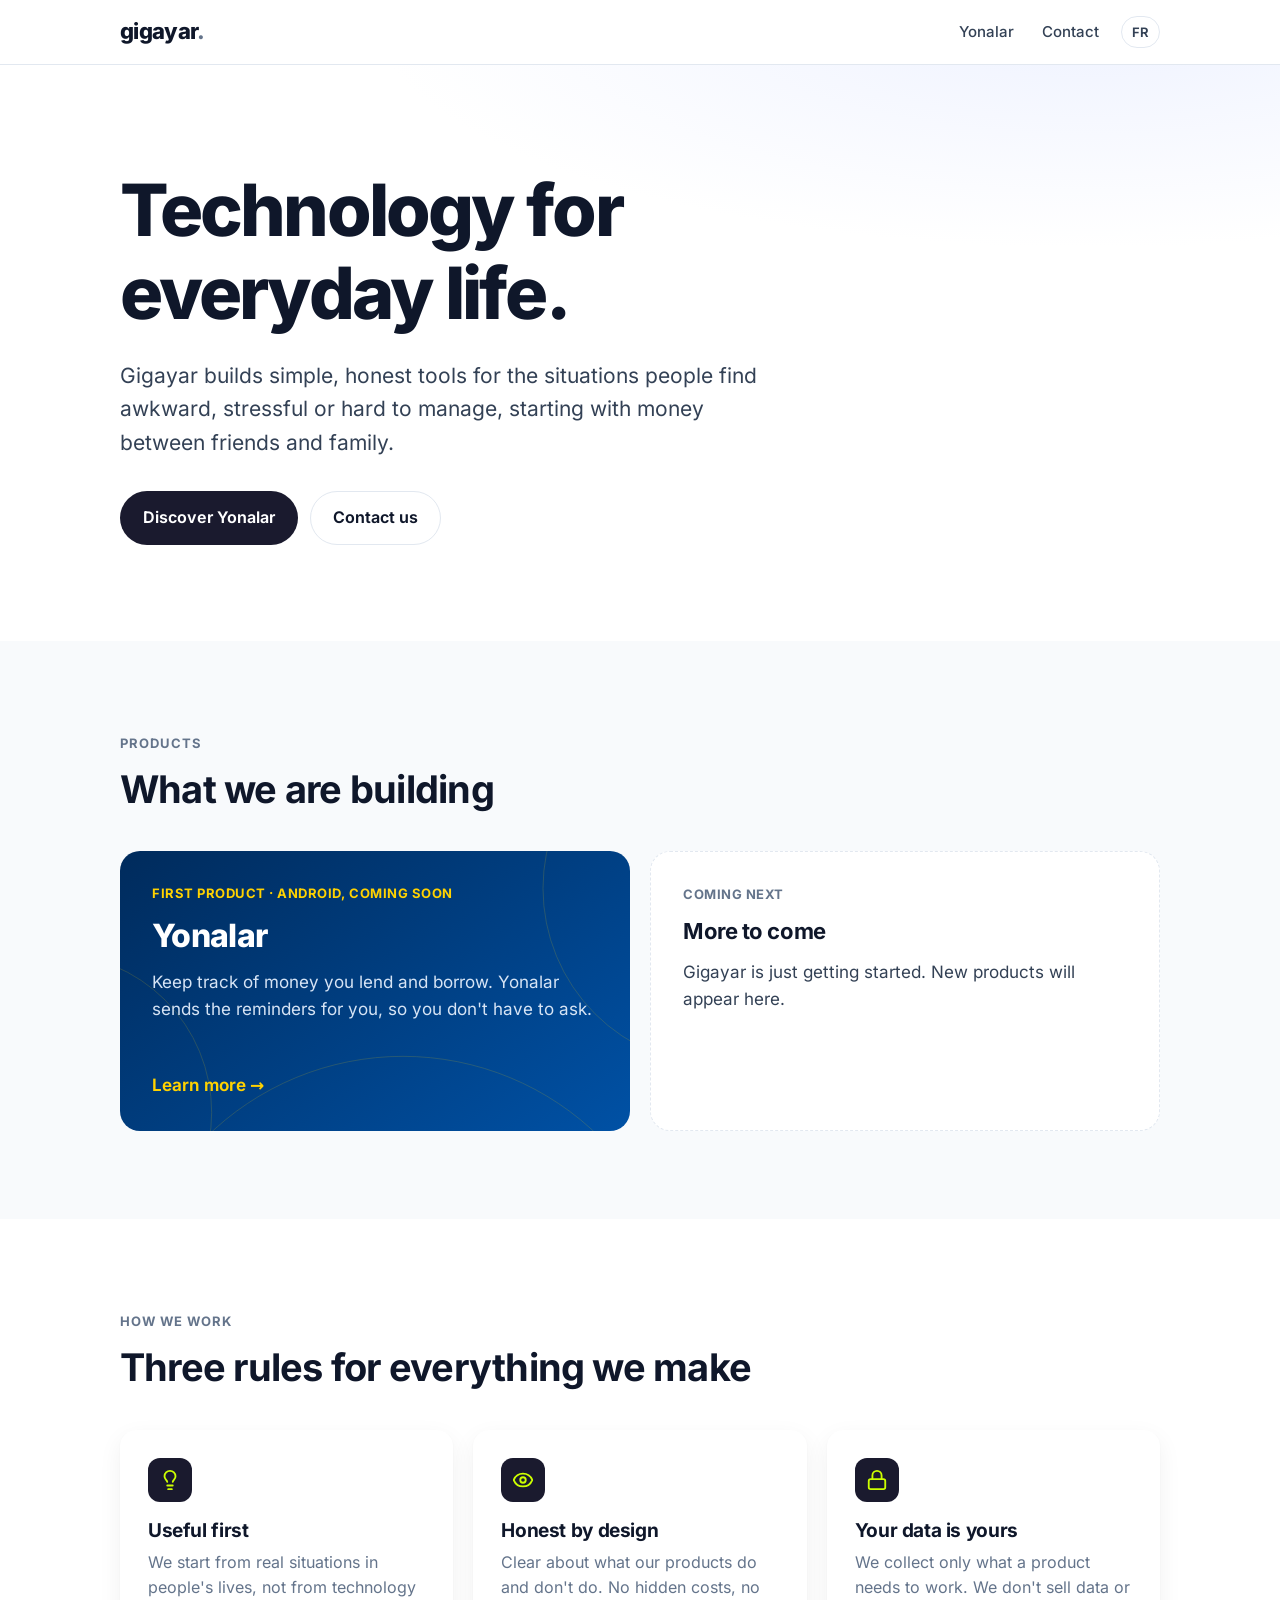
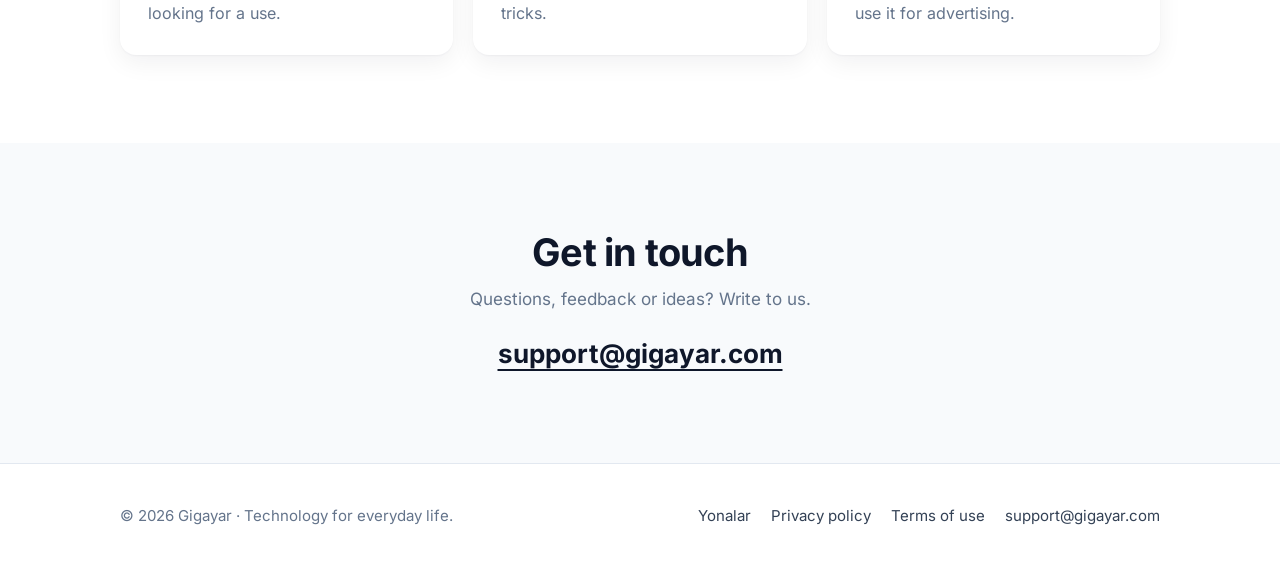
<file: docs/index.html>
<!doctype html>
<html lang="en">
<head>
<meta charset="utf-8">
<meta name="viewport" content="width=device-width, initial-scale=1">
<title>Gigayar · Technology for everyday life</title>
<meta name="description" content="Gigayar builds simple, honest tools for everyday life. Our first product is Yonalar, a personal tracker for money lent and borrowed.">
<link rel="canonical" href="https://gigayar.com/">
<link rel="alternate" hreflang="en" href="https://gigayar.com/"><link rel="alternate" hreflang="fr" href="https://gigayar.com/fr//"><link rel="alternate" hreflang="x-default" href="https://gigayar.com/">
<meta property="og:title" content="Gigayar · Technology for everyday life">
<meta property="og:description" content="Gigayar builds simple, honest tools for everyday life. Our first product is Yonalar, a personal tracker for money lent and borrowed.">
<meta property="og:url" content="https://gigayar.com/">
<meta property="og:type" content="website">
<meta property="og:site_name" content="Gigayar">
<meta name="theme-color" content="#1A1A2E">
<link rel="icon" href="./favicon.svg" type="image/svg+xml">
<link rel="preload" href="./assets/inter-latin.woff2" as="font" type="font/woff2" crossorigin>
<link rel="stylesheet" href="./assets/style.css">
</head>
<body>
<a class="skip" href="#main">Skip to content</a>
<header class="site-header">
  <div class="wrap">
    <a class="brand" href="./">gigayar<span>.</span></a>
    <nav class="site-nav" aria-label="Main">
      <a href="./nyongo/">Yonalar</a>
      <a href="./#contact">Contact</a>
      <a class="lang" href="./fr//" hreflang="fr" lang="fr"
         aria-label="Version française">FR</a>
    </nav>
  </div>
</header>
<main id="main">

<section class="hero">
  <div class="wrap">
    <h1>Technology for everyday life.</h1>
    <p class="lead">Gigayar builds simple, honest tools for the situations people find awkward, stressful or hard to manage, starting with money between friends and family.</p>
    <div class="actions">
      <a class="btn btn-primary" href="./nyongo/">Discover Yonalar</a>
      <a class="btn btn-secondary" href="mailto:support@gigayar.com">Contact us</a>
    </div>
  </div>
</section>

<section class="section-soft" id="products">
  <div class="wrap">
    <span class="eyebrow">Products</span>
    <h2 class="section-title">What we are building</h2>
    <div class="grid-2">
      <a class="product product-nyongo" href="./nyongo/">
        <span class="tag">First product · Android, coming soon</span>
        <h3>Yonalar</h3>
        <p>Keep track of money you lend and borrow. Yonalar sends the reminders for you, so you don't have to ask.</p>
        <span class="more">Learn more →</span>
      </a>
      <div class="product product-soon">
        <span class="tag">Coming next</span>
        <h3>More to come</h3>
        <p>Gigayar is just getting started. New products will appear here.</p>
      </div>
    </div>
  </div>
</section>

<section>
  <div class="wrap">
    <span class="eyebrow">How we work</span>
    <h2 class="section-title">Three rules for everything we make</h2>
    <div class="grid-3">
      <div class="card"><div class="icon"><svg width="22" height="22" viewBox="0 0 24 24" fill="none" stroke="currentColor" stroke-width="2" stroke-linecap="round" stroke-linejoin="round" aria-hidden="true"><path d="M15 14c.2-1 .7-1.7 1.5-2.5 1-.9 1.5-2.2 1.5-3.5A6 6 0 0 0 6 8c0 1 .2 2.2 1.5 3.5.7.7 1.3 1.5 1.5 2.5"/><path d="M9 18h6"/><path d="M10 22h4"/></svg></div><h3>Useful first</h3><p>We start from real situations in people's lives, not from technology looking for a use.</p></div>
      <div class="card"><div class="icon"><svg width="22" height="22" viewBox="0 0 24 24" fill="none" stroke="currentColor" stroke-width="2" stroke-linecap="round" stroke-linejoin="round" aria-hidden="true"><path d="M2.06 12.35a1 1 0 0 1 0-.7 10.75 10.75 0 0 1 19.88 0 1 1 0 0 1 0 .7 10.75 10.75 0 0 1-19.88 0"/><circle cx="12" cy="12" r="3"/></svg></div><h3>Honest by design</h3><p>Clear about what our products do and don't do. No hidden costs, no tricks.</p></div>
      <div class="card"><div class="icon"><svg width="22" height="22" viewBox="0 0 24 24" fill="none" stroke="currentColor" stroke-width="2" stroke-linecap="round" stroke-linejoin="round" aria-hidden="true"><rect width="18" height="11" x="3" y="11" rx="2" ry="2"/><path d="M7 11V7a5 5 0 0 1 10 0v4"/></svg></div><h3>Your data is yours</h3><p>We collect only what a product needs to work. We don't sell data or use it for advertising.</p></div>
    </div>
  </div>
</section>

<section class="section-soft contact" id="contact">
  <div class="wrap">
    <h2>Get in touch</h2>
    <p>Questions, feedback or ideas? Write to us.</p>
    <a class="mail" href="mailto:support@gigayar.com">support@gigayar.com</a>
  </div>
</section>

</main>
<footer class="site-footer">
  <div class="wrap">
    <div>© 2026 Gigayar · Technology for everyday life.</div>
    <nav aria-label="Footer">
      <a href="./nyongo/">Yonalar</a>
      <a href="./nyongo/privacy/">Privacy policy</a>
      <a href="./nyongo/terms/">Terms of use</a>
      <a href="mailto:support@gigayar.com">support@gigayar.com</a>
    </nav>
  </div>
</footer>
</body>
</html>
</file>
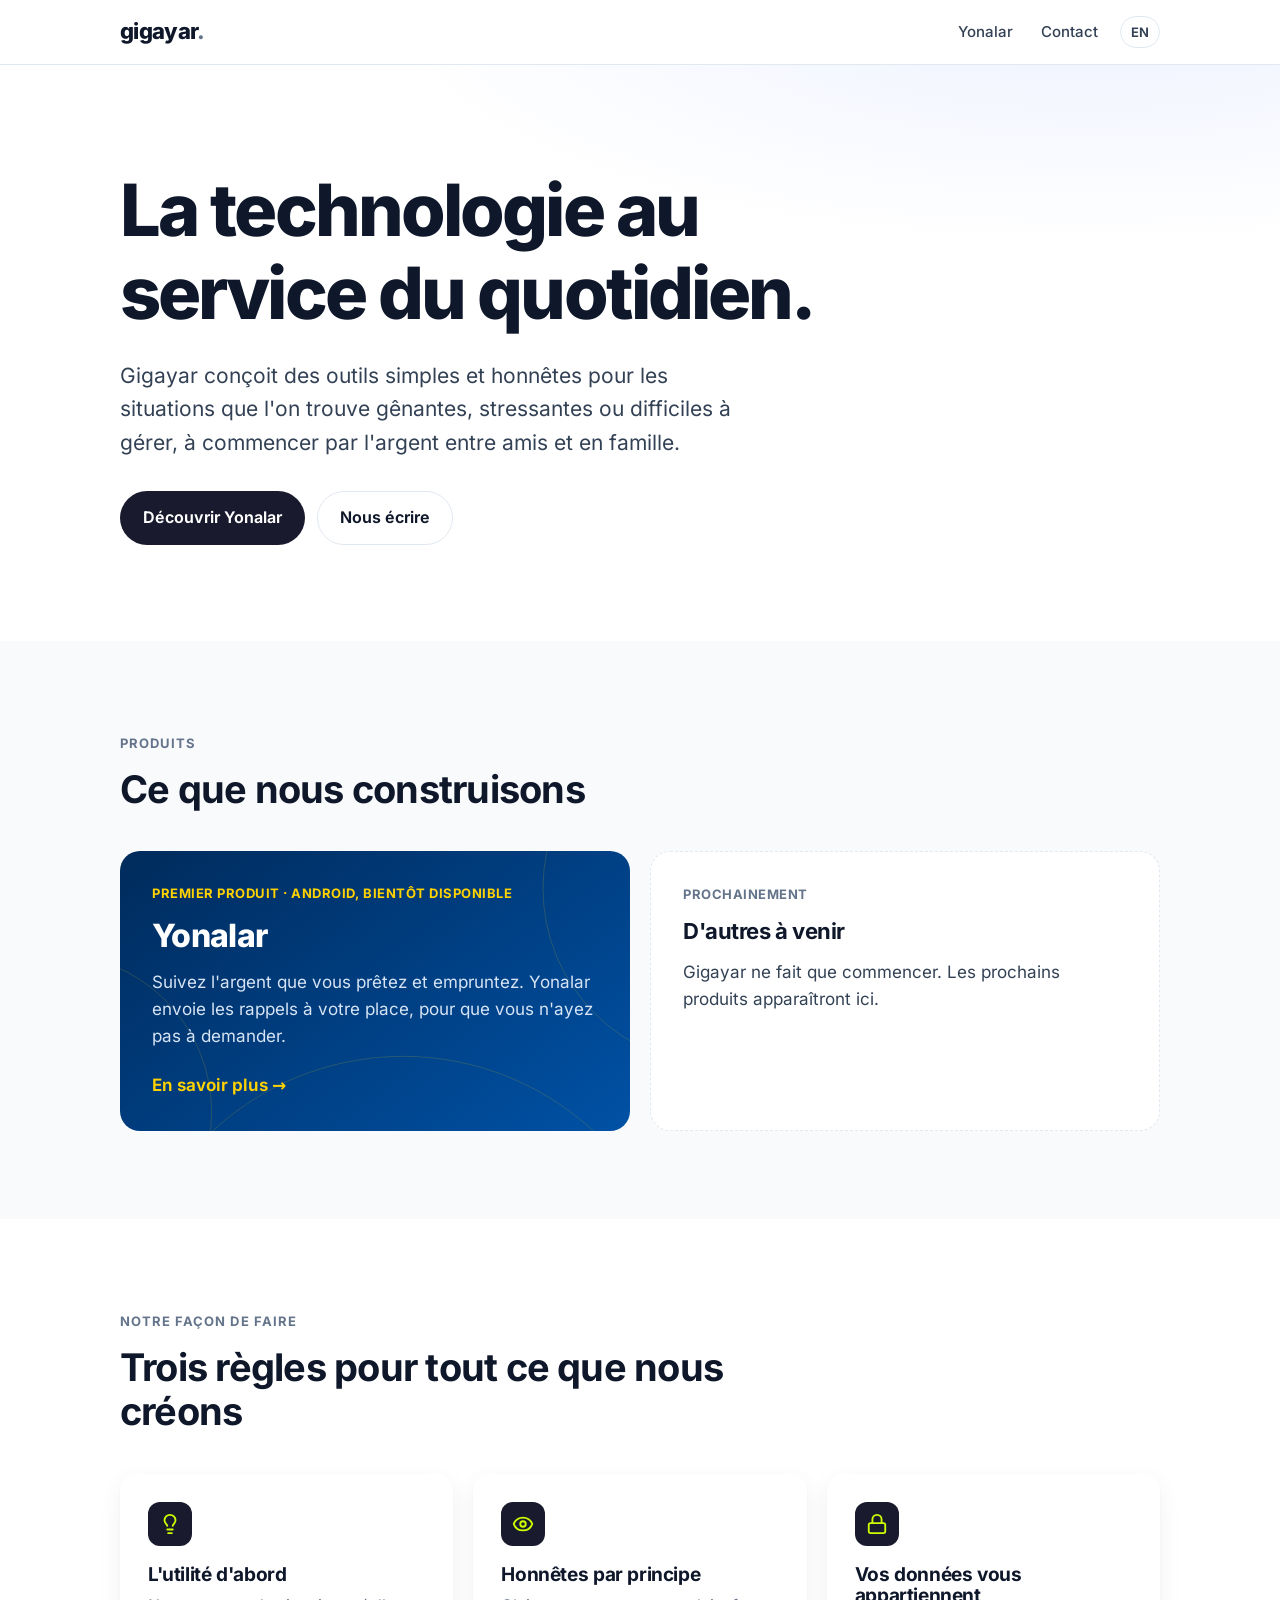
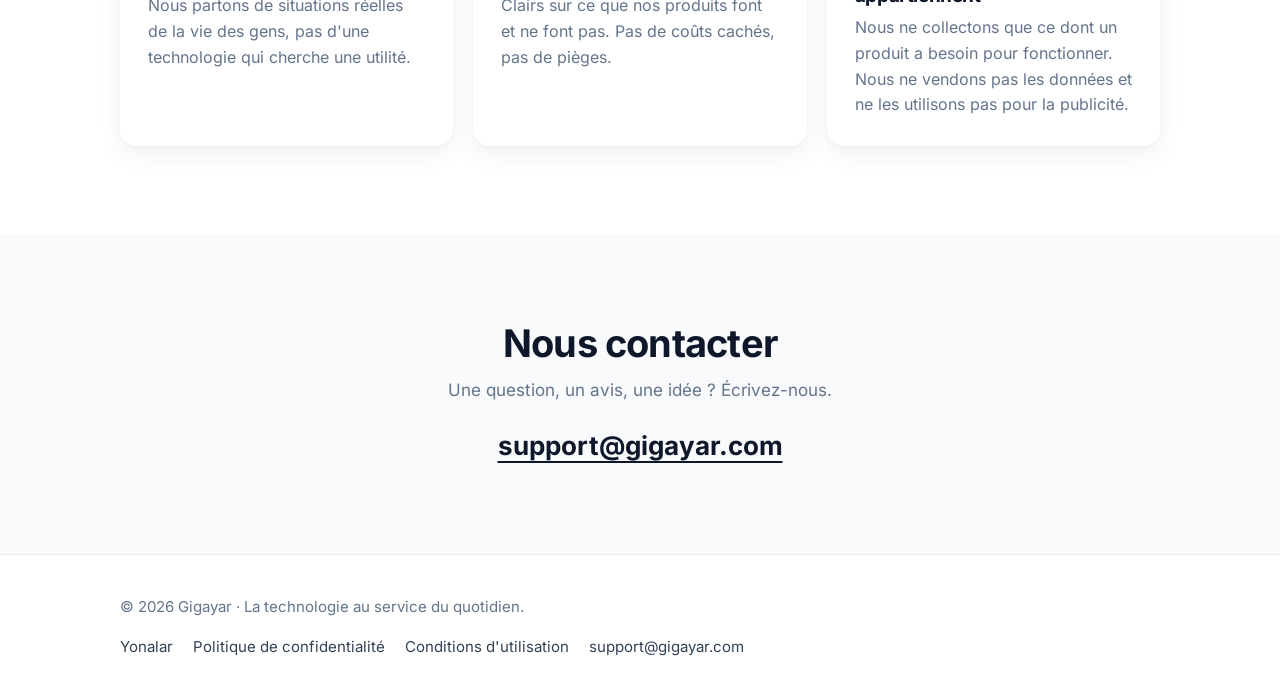
<file: docs/fr/index.html>
<!doctype html>
<html lang="fr">
<head>
<meta charset="utf-8">
<meta name="viewport" content="width=device-width, initial-scale=1">
<title>Gigayar · La technologie au service du quotidien</title>
<meta name="description" content="Gigayar conçoit des outils simples et honnêtes pour le quotidien. Notre premier produit est Yonalar, un suivi personnel de l&#x27;argent prêté et emprunté.">
<link rel="canonical" href="https://gigayar.com/fr//">
<link rel="alternate" hreflang="en" href="https://gigayar.com/"><link rel="alternate" hreflang="fr" href="https://gigayar.com/fr//"><link rel="alternate" hreflang="x-default" href="https://gigayar.com/">
<meta property="og:title" content="Gigayar · La technologie au service du quotidien">
<meta property="og:description" content="Gigayar conçoit des outils simples et honnêtes pour le quotidien. Notre premier produit est Yonalar, un suivi personnel de l&#x27;argent prêté et emprunté.">
<meta property="og:url" content="https://gigayar.com/fr//">
<meta property="og:type" content="website">
<meta property="og:site_name" content="Gigayar">
<meta name="theme-color" content="#1A1A2E">
<link rel="icon" href="../favicon.svg" type="image/svg+xml">
<link rel="preload" href="../assets/inter-latin.woff2" as="font" type="font/woff2" crossorigin>
<link rel="stylesheet" href="../assets/style.css">
</head>
<body>
<a class="skip" href="#main">Aller au contenu</a>
<header class="site-header">
  <div class="wrap">
    <a class="brand" href="../fr//">gigayar<span>.</span></a>
    <nav class="site-nav" aria-label="Main">
      <a href="../fr/nyongo/">Yonalar</a>
      <a href="../fr//#contact">Contact</a>
      <a class="lang" href="../" hreflang="en" lang="en"
         aria-label="English version">EN</a>
    </nav>
  </div>
</header>
<main id="main">

<section class="hero">
  <div class="wrap">
    <h1>La technologie au service du quotidien.</h1>
    <p class="lead">Gigayar conçoit des outils simples et honnêtes pour les situations que l'on trouve gênantes, stressantes ou difficiles à gérer, à commencer par l'argent entre amis et en famille.</p>
    <div class="actions">
      <a class="btn btn-primary" href="../fr/nyongo/">Découvrir Yonalar</a>
      <a class="btn btn-secondary" href="mailto:support@gigayar.com">Nous écrire</a>
    </div>
  </div>
</section>

<section class="section-soft" id="products">
  <div class="wrap">
    <span class="eyebrow">Produits</span>
    <h2 class="section-title">Ce que nous construisons</h2>
    <div class="grid-2">
      <a class="product product-nyongo" href="../fr/nyongo/">
        <span class="tag">Premier produit · Android, bientôt disponible</span>
        <h3>Yonalar</h3>
        <p>Suivez l'argent que vous prêtez et empruntez. Yonalar envoie les rappels à votre place, pour que vous n'ayez pas à demander.</p>
        <span class="more">En savoir plus →</span>
      </a>
      <div class="product product-soon">
        <span class="tag">Prochainement</span>
        <h3>D'autres à venir</h3>
        <p>Gigayar ne fait que commencer. Les prochains produits apparaîtront ici.</p>
      </div>
    </div>
  </div>
</section>

<section>
  <div class="wrap">
    <span class="eyebrow">Notre façon de faire</span>
    <h2 class="section-title">Trois règles pour tout ce que nous créons</h2>
    <div class="grid-3">
      <div class="card"><div class="icon"><svg width="22" height="22" viewBox="0 0 24 24" fill="none" stroke="currentColor" stroke-width="2" stroke-linecap="round" stroke-linejoin="round" aria-hidden="true"><path d="M15 14c.2-1 .7-1.7 1.5-2.5 1-.9 1.5-2.2 1.5-3.5A6 6 0 0 0 6 8c0 1 .2 2.2 1.5 3.5.7.7 1.3 1.5 1.5 2.5"/><path d="M9 18h6"/><path d="M10 22h4"/></svg></div><h3>L'utilité d'abord</h3><p>Nous partons de situations réelles de la vie des gens, pas d'une technologie qui cherche une utilité.</p></div>
      <div class="card"><div class="icon"><svg width="22" height="22" viewBox="0 0 24 24" fill="none" stroke="currentColor" stroke-width="2" stroke-linecap="round" stroke-linejoin="round" aria-hidden="true"><path d="M2.06 12.35a1 1 0 0 1 0-.7 10.75 10.75 0 0 1 19.88 0 1 1 0 0 1 0 .7 10.75 10.75 0 0 1-19.88 0"/><circle cx="12" cy="12" r="3"/></svg></div><h3>Honnêtes par principe</h3><p>Clairs sur ce que nos produits font et ne font pas. Pas de coûts cachés, pas de pièges.</p></div>
      <div class="card"><div class="icon"><svg width="22" height="22" viewBox="0 0 24 24" fill="none" stroke="currentColor" stroke-width="2" stroke-linecap="round" stroke-linejoin="round" aria-hidden="true"><rect width="18" height="11" x="3" y="11" rx="2" ry="2"/><path d="M7 11V7a5 5 0 0 1 10 0v4"/></svg></div><h3>Vos données vous appartiennent</h3><p>Nous ne collectons que ce dont un produit a besoin pour fonctionner. Nous ne vendons pas les données et ne les utilisons pas pour la publicité.</p></div>
    </div>
  </div>
</section>

<section class="section-soft contact" id="contact">
  <div class="wrap">
    <h2>Nous contacter</h2>
    <p>Une question, un avis, une idée&nbsp;? Écrivez-nous.</p>
    <a class="mail" href="mailto:support@gigayar.com">support@gigayar.com</a>
  </div>
</section>

</main>
<footer class="site-footer">
  <div class="wrap">
    <div>© 2026 Gigayar · La technologie au service du quotidien.</div>
    <nav aria-label="Footer">
      <a href="../fr/nyongo/">Yonalar</a>
      <a href="../fr/nyongo/privacy/">Politique de confidentialité</a>
      <a href="../fr/nyongo/terms/">Conditions d'utilisation</a>
      <a href="mailto:support@gigayar.com">support@gigayar.com</a>
    </nav>
  </div>
</footer>
</body>
</html>
</file>
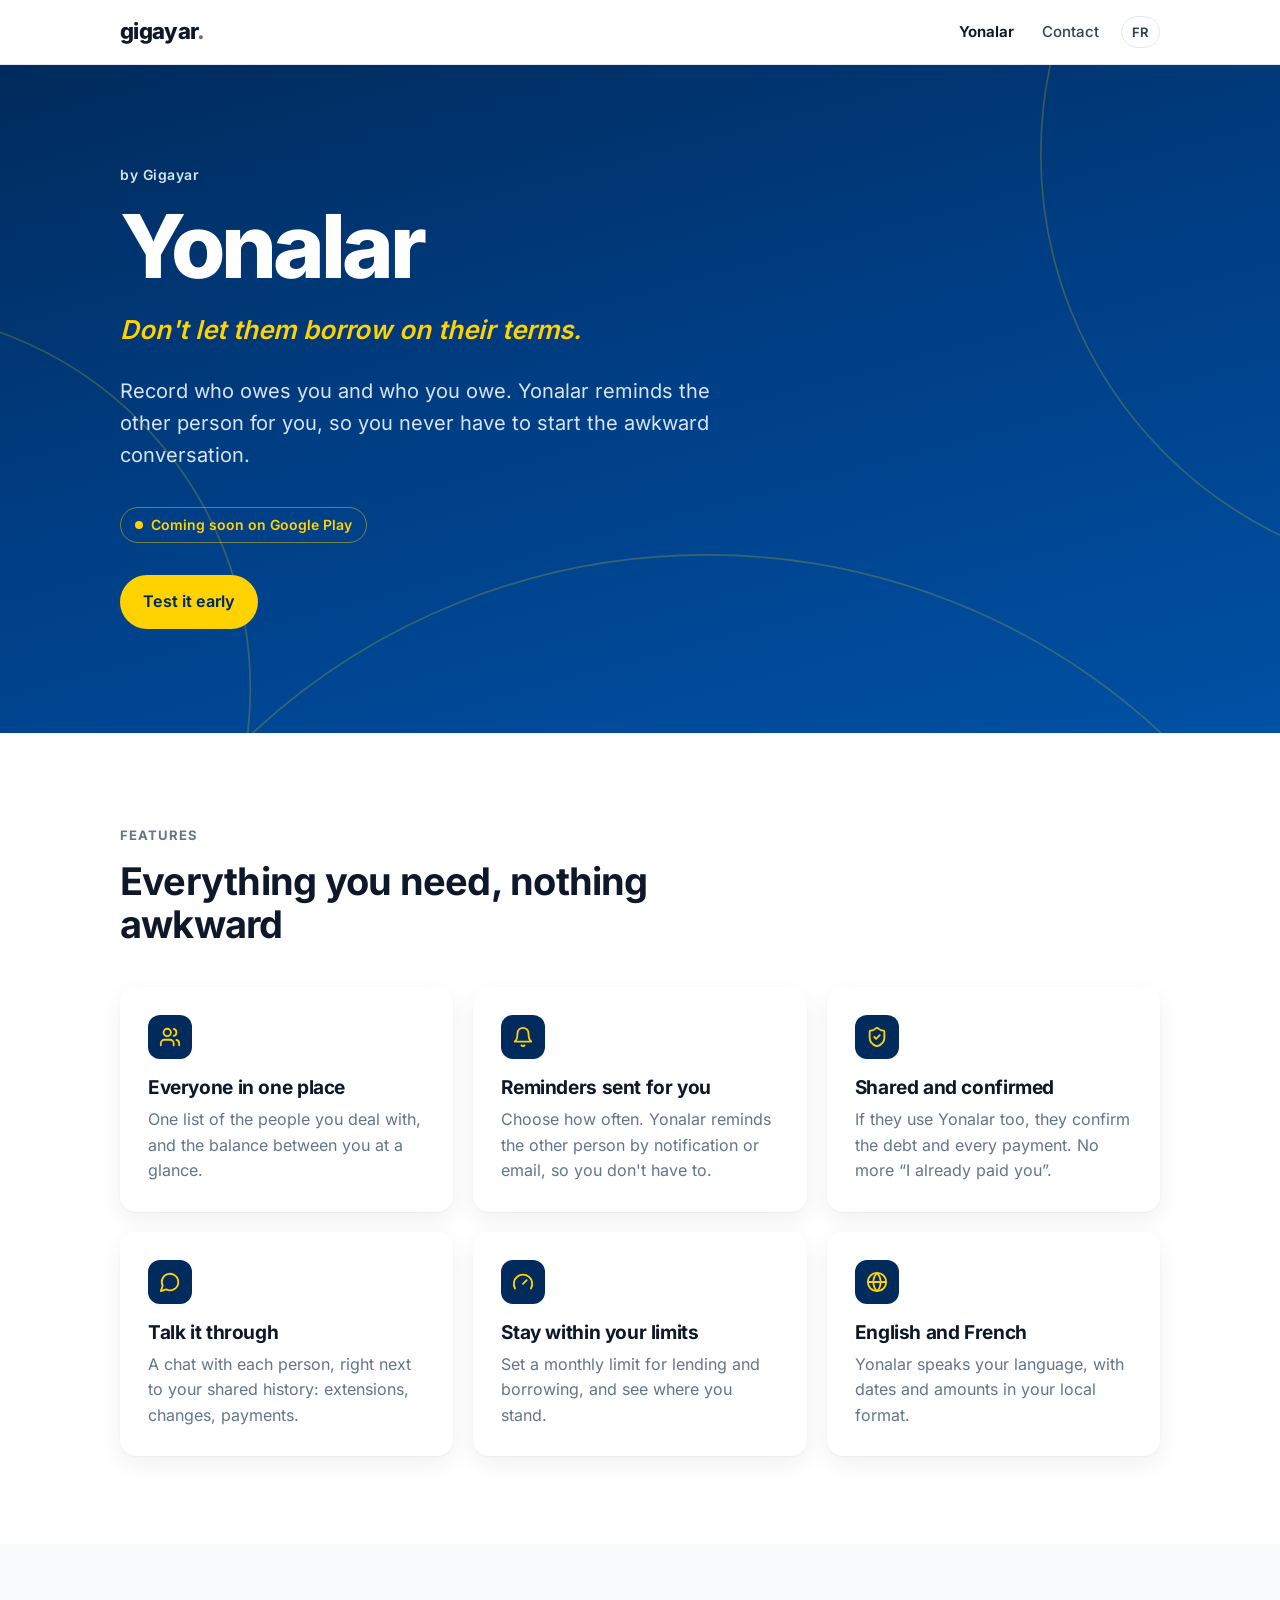
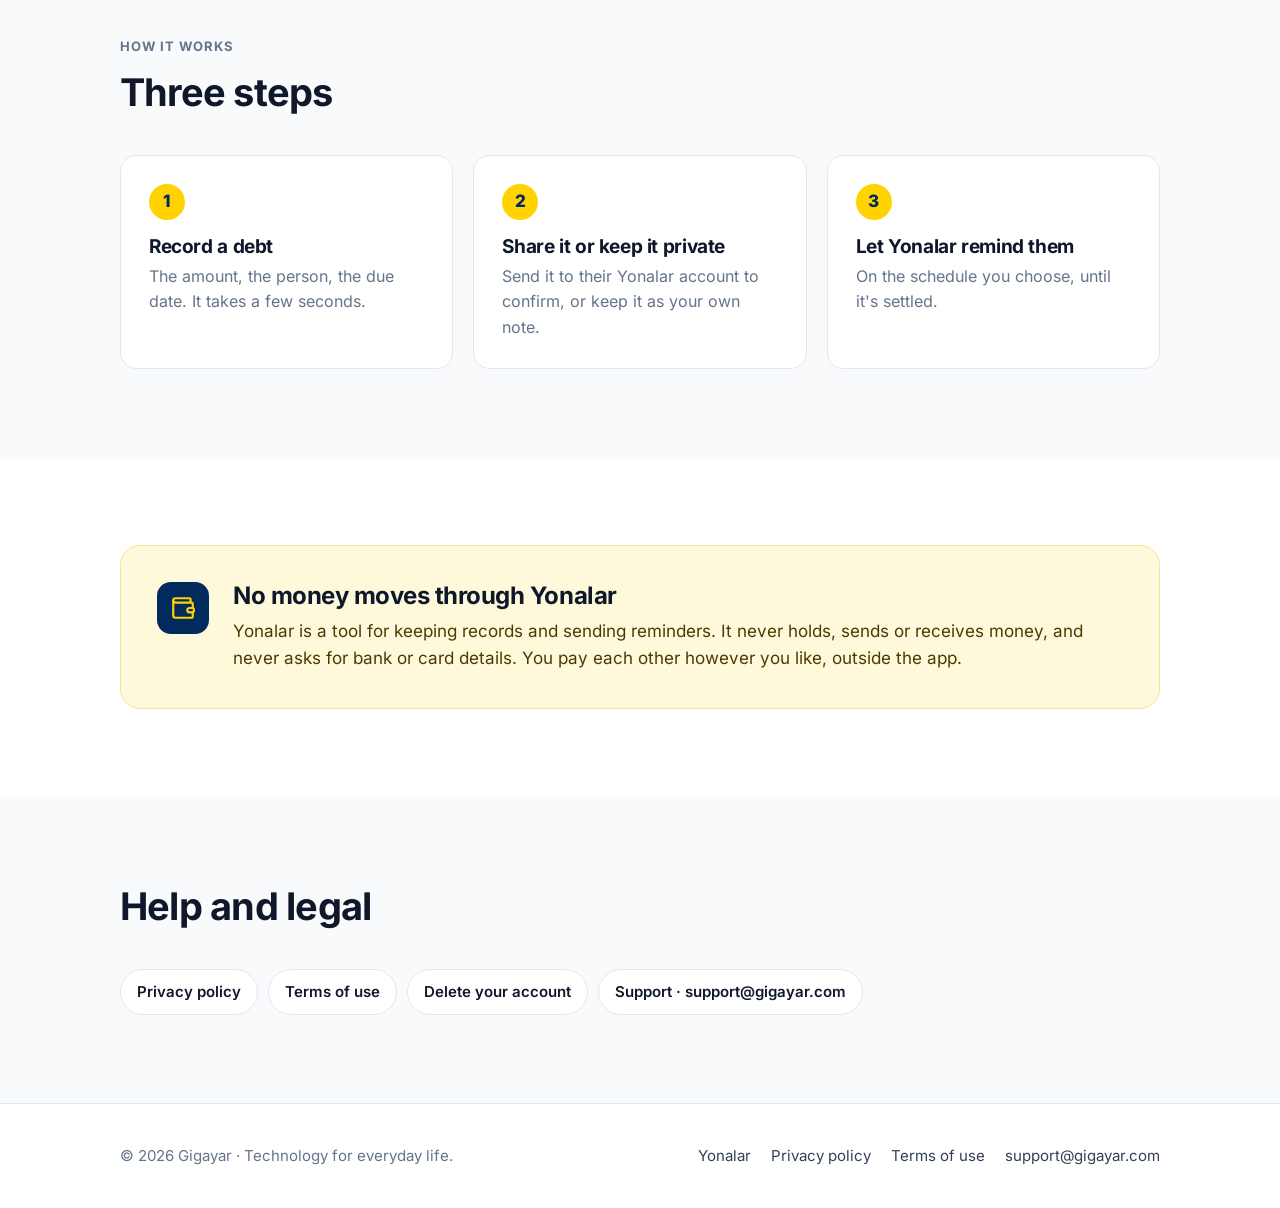
<file: docs/nyongo/index.html>
<!doctype html>
<html lang="en">
<head>
<meta charset="utf-8">
<meta name="viewport" content="width=device-width, initial-scale=1">
<title>Yonalar · Track money lent and borrowed</title>
<meta name="description" content="Record who owes you and who you owe. Yonalar reminds the other person for you. No money moves through the app.">
<link rel="canonical" href="https://gigayar.com/nyongo/">
<link rel="alternate" hreflang="en" href="https://gigayar.com/nyongo/"><link rel="alternate" hreflang="fr" href="https://gigayar.com/fr/nyongo/"><link rel="alternate" hreflang="x-default" href="https://gigayar.com/nyongo/">
<meta property="og:title" content="Yonalar · Track money lent and borrowed">
<meta property="og:description" content="Record who owes you and who you owe. Yonalar reminds the other person for you. No money moves through the app.">
<meta property="og:url" content="https://gigayar.com/nyongo/">
<meta property="og:type" content="website">
<meta property="og:site_name" content="Gigayar">
<meta name="theme-color" content="#1A1A2E">
<link rel="icon" href="../favicon.svg" type="image/svg+xml">
<link rel="preload" href="../assets/inter-latin.woff2" as="font" type="font/woff2" crossorigin>
<link rel="stylesheet" href="../assets/style.css">
</head>
<body class="yonalar">
<a class="skip" href="#main">Skip to content</a>
<header class="site-header">
  <div class="wrap">
    <a class="brand" href="../">gigayar<span>.</span></a>
    <nav class="site-nav" aria-label="Main">
      <a href="../nyongo/" aria-current="page">Yonalar</a>
      <a href="../#contact">Contact</a>
      <a class="lang" href="../fr/nyongo/" hreflang="fr" lang="fr"
         aria-label="Version française">FR</a>
    </nav>
  </div>
</header>
<main id="main">

<section class="n-hero">
  <div class="wrap">
    <span class="by">by Gigayar</span>
    <h1>Yonalar</h1>
    <p class="slogan">Don't let them borrow on their terms.</p>
    <p class="lead">Record who owes you and who you owe. Yonalar reminds the other person for you, so you never have to start the awkward conversation.</p>
    <span class="pill">Coming soon on Google Play</span>
    <div class="actions">
      <a class="btn btn-lime" href="mailto:support@gigayar.com?subject=Yonalar%20beta">Test it early</a>
    </div>
  </div>
</section>

<section>
  <div class="wrap">
    <span class="eyebrow">Features</span>
    <h2 class="section-title">Everything you need, nothing awkward</h2>
    <div class="grid-3">
<div class="card"><div class="icon"><svg width="22" height="22" viewBox="0 0 24 24" fill="none" stroke="currentColor" stroke-width="2" stroke-linecap="round" stroke-linejoin="round" aria-hidden="true"><path d="M16 21v-2a4 4 0 0 0-4-4H6a4 4 0 0 0-4 4v2"/><circle cx="9" cy="7" r="4"/><path d="M22 21v-2a4 4 0 0 0-3-3.87"/><path d="M16 3.13a4 4 0 0 1 0 7.75"/></svg></div><h3>Everyone in one place</h3><p>One list of the people you deal with, and the balance between you at a glance.</p></div>
<div class="card"><div class="icon"><svg width="22" height="22" viewBox="0 0 24 24" fill="none" stroke="currentColor" stroke-width="2" stroke-linecap="round" stroke-linejoin="round" aria-hidden="true"><path d="M6 8a6 6 0 0 1 12 0c0 7 3 9 3 9H3s3-2 3-9"/><path d="M10.3 21a1.94 1.94 0 0 0 3.4 0"/></svg></div><h3>Reminders sent for you</h3><p>Choose how often. Yonalar reminds the other person by notification or email, so you don't have to.</p></div>
<div class="card"><div class="icon"><svg width="22" height="22" viewBox="0 0 24 24" fill="none" stroke="currentColor" stroke-width="2" stroke-linecap="round" stroke-linejoin="round" aria-hidden="true"><path d="M20 13c0 5-3.5 7.5-7.66 8.95a1 1 0 0 1-.67-.01C7.5 20.5 4 18 4 13V6a1 1 0 0 1 1-1c2 0 4.5-1.2 6.24-2.72a1.17 1.17 0 0 1 1.52 0C14.51 3.81 17 5 19 5a1 1 0 0 1 1 1z"/><path d="m9 12 2 2 4-4"/></svg></div><h3>Shared and confirmed</h3><p>If they use Yonalar too, they confirm the debt and every payment. No more “I already paid you”.</p></div>
<div class="card"><div class="icon"><svg width="22" height="22" viewBox="0 0 24 24" fill="none" stroke="currentColor" stroke-width="2" stroke-linecap="round" stroke-linejoin="round" aria-hidden="true"><path d="M7.9 20A9 9 0 1 0 4 16.1L2 22Z"/></svg></div><h3>Talk it through</h3><p>A chat with each person, right next to your shared history: extensions, changes, payments.</p></div>
<div class="card"><div class="icon"><svg width="22" height="22" viewBox="0 0 24 24" fill="none" stroke="currentColor" stroke-width="2" stroke-linecap="round" stroke-linejoin="round" aria-hidden="true"><path d="m12 14 4-4"/><path d="M3.34 19a10 10 0 1 1 17.32 0"/></svg></div><h3>Stay within your limits</h3><p>Set a monthly limit for lending and borrowing, and see where you stand.</p></div>
<div class="card"><div class="icon"><svg width="22" height="22" viewBox="0 0 24 24" fill="none" stroke="currentColor" stroke-width="2" stroke-linecap="round" stroke-linejoin="round" aria-hidden="true"><circle cx="12" cy="12" r="10"/><path d="M12 2a14.5 14.5 0 0 0 0 20 14.5 14.5 0 0 0 0-20"/><path d="M2 12h20"/></svg></div><h3>English and French</h3><p>Yonalar speaks your language, with dates and amounts in your local format.</p></div>
    </div>
  </div>
</section>

<section class="section-soft">
  <div class="wrap">
    <span class="eyebrow">How it works</span>
    <h2 class="section-title">Three steps</h2>
    <ol class="steps">
<li><h3>Record a debt</h3><p>The amount, the person, the due date. It takes a few seconds.</p></li>
<li><h3>Share it or keep it private</h3><p>Send it to their Yonalar account to confirm, or keep it as your own note.</p></li>
<li><h3>Let Yonalar remind them</h3><p>On the schedule you choose, until it's settled.</p></li>
    </ol>
  </div>
</section>

<section>
  <div class="wrap">
    <div class="callout">
      <div class="icon"><svg width="26" height="26" viewBox="0 0 24 24" fill="none" stroke="currentColor" stroke-width="2" stroke-linecap="round" stroke-linejoin="round" aria-hidden="true"><path d="M19 7V4a1 1 0 0 0-1-1H5a2 2 0 0 0 0 4h15a1 1 0 0 1 1 1v4h-3a2 2 0 0 0 0 4h3a1 1 0 0 0 1-1v-2a1 1 0 0 0-1-1"/><path d="M3 5v14a2 2 0 0 0 2 2h15a1 1 0 0 0 1-1v-4"/></svg></div>
      <div><h2>No money moves through Yonalar</h2><p>Yonalar is a tool for keeping records and sending reminders. It never holds, sends or receives money, and never asks for bank or card details. You pay each other however you like, outside the app.</p></div>
    </div>
  </div>
</section>

<section class="section-soft">
  <div class="wrap">
    <h2 class="section-title">Help and legal</h2>
    <div class="link-row">
      <a href="../nyongo/privacy/">Privacy policy</a>
      <a href="../nyongo/terms/">Terms of use</a>
      <a href="../nyongo/delete-account/">Delete your account</a>
      <a href="mailto:support@gigayar.com">Support · support@gigayar.com</a>
    </div>
  </div>
</section>

</main>
<footer class="site-footer">
  <div class="wrap">
    <div>© 2026 Gigayar · Technology for everyday life.</div>
    <nav aria-label="Footer">
      <a href="../nyongo/">Yonalar</a>
      <a href="../nyongo/privacy/">Privacy policy</a>
      <a href="../nyongo/terms/">Terms of use</a>
      <a href="mailto:support@gigayar.com">support@gigayar.com</a>
    </nav>
  </div>
</footer>
</body>
</html>
</file>
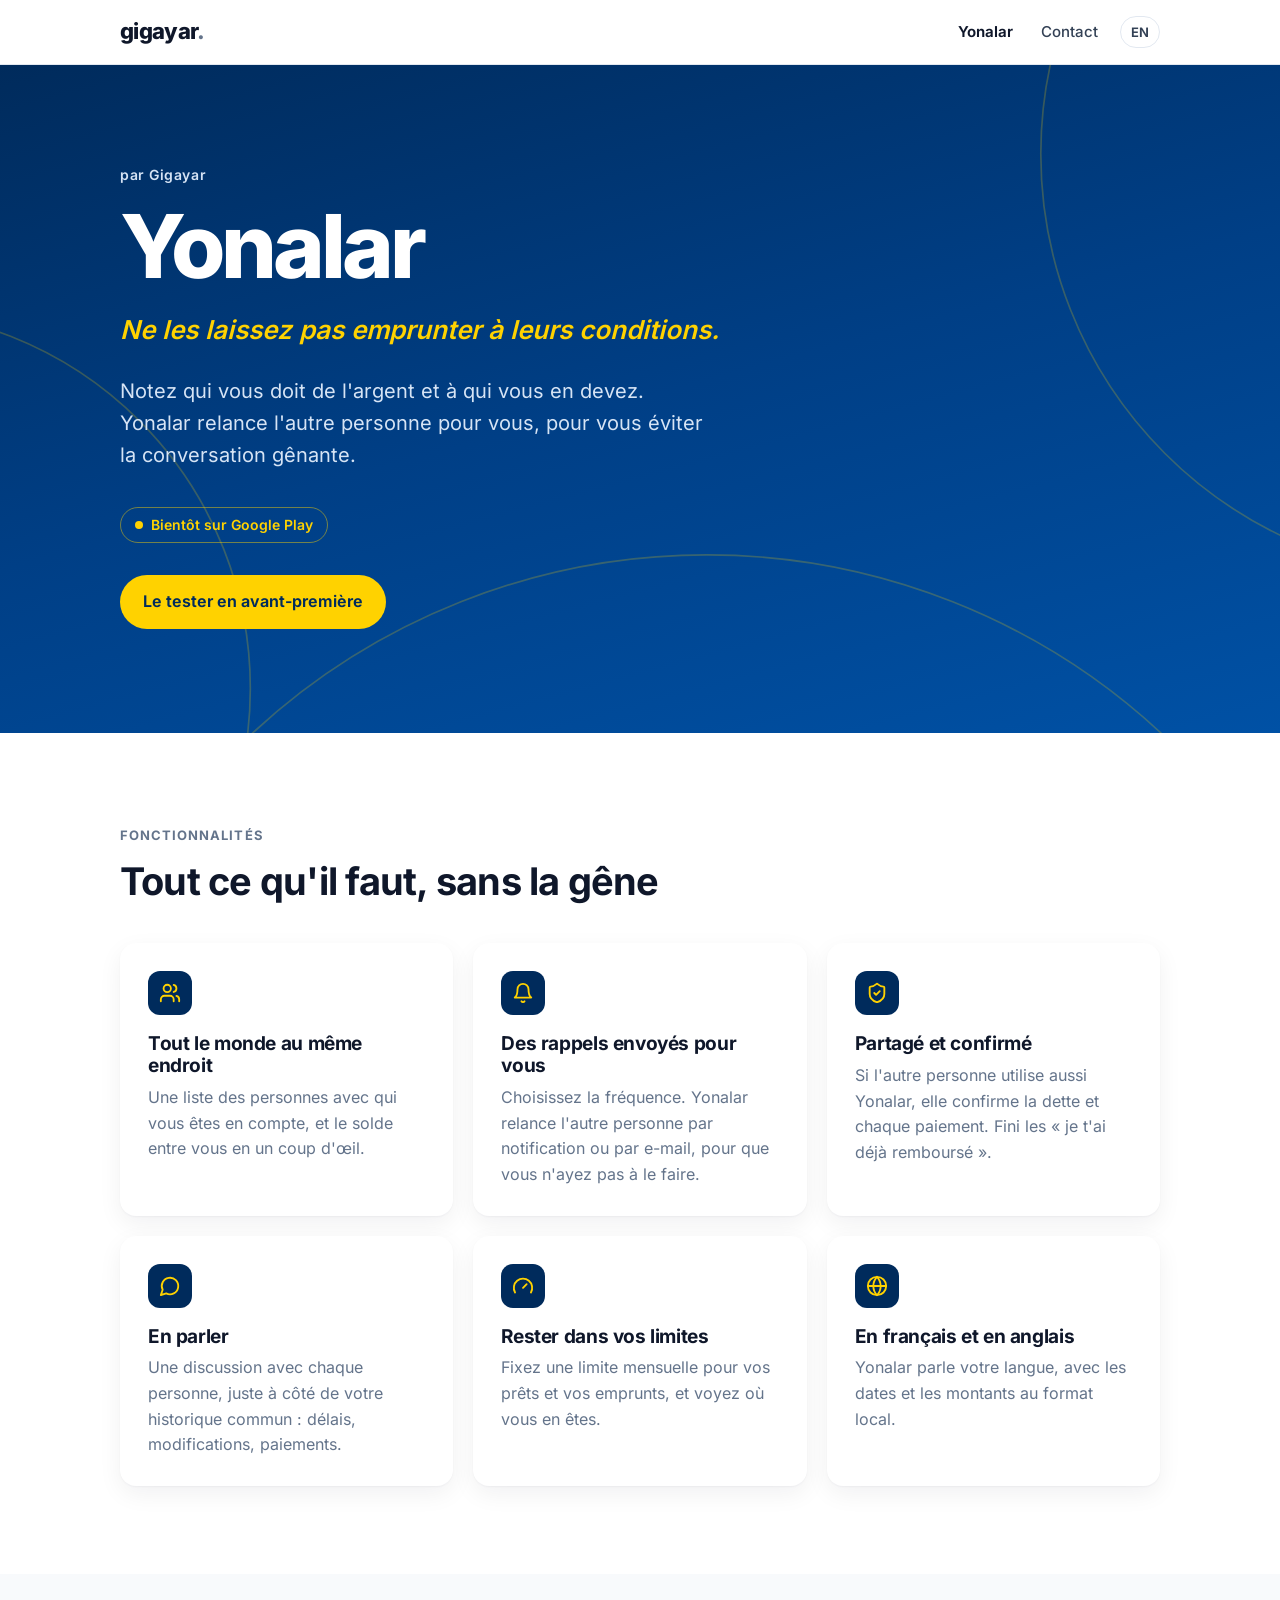
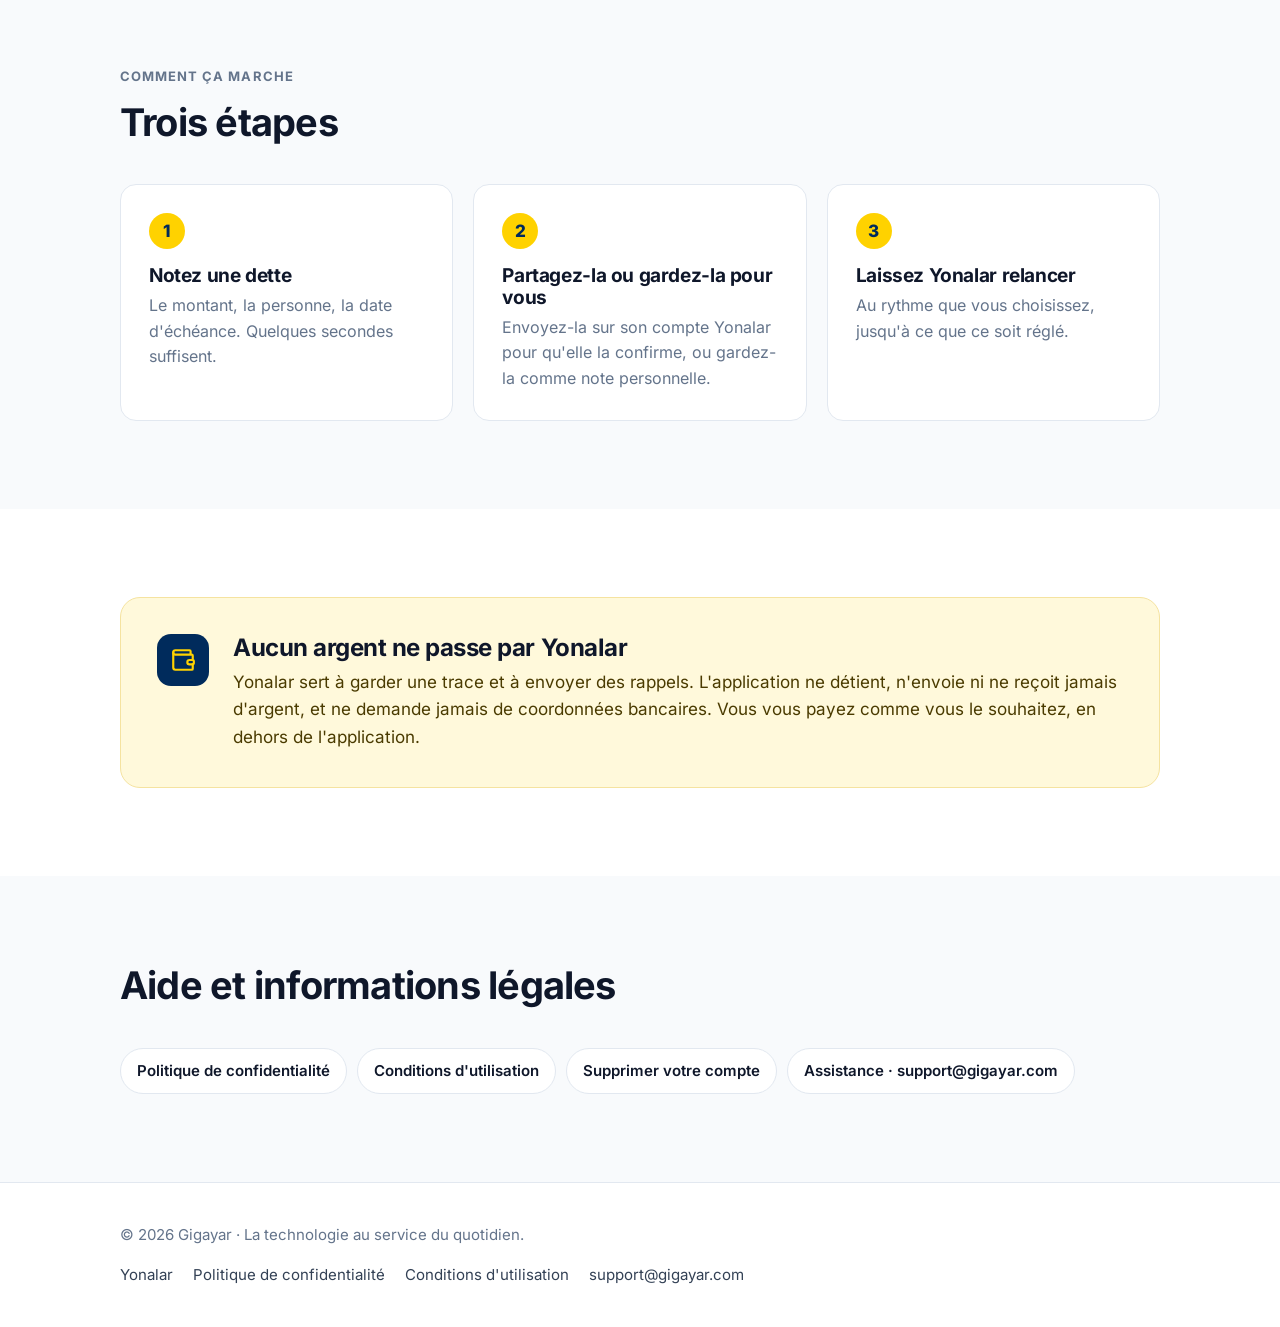
<file: docs/fr/nyongo/index.html>
<!doctype html>
<html lang="fr">
<head>
<meta charset="utf-8">
<meta name="viewport" content="width=device-width, initial-scale=1">
<title>Yonalar · Suivez l'argent prêté et emprunté</title>
<meta name="description" content="Notez qui vous doit et à qui vous devez. Yonalar relance l&#x27;autre personne pour vous. Aucun argent ne passe par l&#x27;application.">
<link rel="canonical" href="https://gigayar.com/fr/nyongo/">
<link rel="alternate" hreflang="en" href="https://gigayar.com/nyongo/"><link rel="alternate" hreflang="fr" href="https://gigayar.com/fr/nyongo/"><link rel="alternate" hreflang="x-default" href="https://gigayar.com/nyongo/">
<meta property="og:title" content="Yonalar · Suivez l'argent prêté et emprunté">
<meta property="og:description" content="Notez qui vous doit et à qui vous devez. Yonalar relance l&#x27;autre personne pour vous. Aucun argent ne passe par l&#x27;application.">
<meta property="og:url" content="https://gigayar.com/fr/nyongo/">
<meta property="og:type" content="website">
<meta property="og:site_name" content="Gigayar">
<meta name="theme-color" content="#1A1A2E">
<link rel="icon" href="../../favicon.svg" type="image/svg+xml">
<link rel="preload" href="../../assets/inter-latin.woff2" as="font" type="font/woff2" crossorigin>
<link rel="stylesheet" href="../../assets/style.css">
</head>
<body class="yonalar">
<a class="skip" href="#main">Aller au contenu</a>
<header class="site-header">
  <div class="wrap">
    <a class="brand" href="../../fr//">gigayar<span>.</span></a>
    <nav class="site-nav" aria-label="Main">
      <a href="../../fr/nyongo/" aria-current="page">Yonalar</a>
      <a href="../../fr//#contact">Contact</a>
      <a class="lang" href="../../nyongo/" hreflang="en" lang="en"
         aria-label="English version">EN</a>
    </nav>
  </div>
</header>
<main id="main">

<section class="n-hero">
  <div class="wrap">
    <span class="by">par Gigayar</span>
    <h1>Yonalar</h1>
    <p class="slogan">Ne les laissez pas emprunter à leurs conditions.</p>
    <p class="lead">Notez qui vous doit de l'argent et à qui vous en devez. Yonalar relance l'autre personne pour vous, pour vous éviter la conversation gênante.</p>
    <span class="pill">Bientôt sur Google Play</span>
    <div class="actions">
      <a class="btn btn-lime" href="mailto:support@gigayar.com?subject=Bêta%20Yonalar">Le tester en avant-première</a>
    </div>
  </div>
</section>

<section>
  <div class="wrap">
    <span class="eyebrow">Fonctionnalités</span>
    <h2 class="section-title">Tout ce qu'il faut, sans la gêne</h2>
    <div class="grid-3">
<div class="card"><div class="icon"><svg width="22" height="22" viewBox="0 0 24 24" fill="none" stroke="currentColor" stroke-width="2" stroke-linecap="round" stroke-linejoin="round" aria-hidden="true"><path d="M16 21v-2a4 4 0 0 0-4-4H6a4 4 0 0 0-4 4v2"/><circle cx="9" cy="7" r="4"/><path d="M22 21v-2a4 4 0 0 0-3-3.87"/><path d="M16 3.13a4 4 0 0 1 0 7.75"/></svg></div><h3>Tout le monde au même endroit</h3><p>Une liste des personnes avec qui vous êtes en compte, et le solde entre vous en un coup d'œil.</p></div>
<div class="card"><div class="icon"><svg width="22" height="22" viewBox="0 0 24 24" fill="none" stroke="currentColor" stroke-width="2" stroke-linecap="round" stroke-linejoin="round" aria-hidden="true"><path d="M6 8a6 6 0 0 1 12 0c0 7 3 9 3 9H3s3-2 3-9"/><path d="M10.3 21a1.94 1.94 0 0 0 3.4 0"/></svg></div><h3>Des rappels envoyés pour vous</h3><p>Choisissez la fréquence. Yonalar relance l'autre personne par notification ou par e-mail, pour que vous n'ayez pas à le faire.</p></div>
<div class="card"><div class="icon"><svg width="22" height="22" viewBox="0 0 24 24" fill="none" stroke="currentColor" stroke-width="2" stroke-linecap="round" stroke-linejoin="round" aria-hidden="true"><path d="M20 13c0 5-3.5 7.5-7.66 8.95a1 1 0 0 1-.67-.01C7.5 20.5 4 18 4 13V6a1 1 0 0 1 1-1c2 0 4.5-1.2 6.24-2.72a1.17 1.17 0 0 1 1.52 0C14.51 3.81 17 5 19 5a1 1 0 0 1 1 1z"/><path d="m9 12 2 2 4-4"/></svg></div><h3>Partagé et confirmé</h3><p>Si l'autre personne utilise aussi Yonalar, elle confirme la dette et chaque paiement. Fini les «&nbsp;je t'ai déjà remboursé&nbsp;».</p></div>
<div class="card"><div class="icon"><svg width="22" height="22" viewBox="0 0 24 24" fill="none" stroke="currentColor" stroke-width="2" stroke-linecap="round" stroke-linejoin="round" aria-hidden="true"><path d="M7.9 20A9 9 0 1 0 4 16.1L2 22Z"/></svg></div><h3>En parler</h3><p>Une discussion avec chaque personne, juste à côté de votre historique commun&nbsp;: délais, modifications, paiements.</p></div>
<div class="card"><div class="icon"><svg width="22" height="22" viewBox="0 0 24 24" fill="none" stroke="currentColor" stroke-width="2" stroke-linecap="round" stroke-linejoin="round" aria-hidden="true"><path d="m12 14 4-4"/><path d="M3.34 19a10 10 0 1 1 17.32 0"/></svg></div><h3>Rester dans vos limites</h3><p>Fixez une limite mensuelle pour vos prêts et vos emprunts, et voyez où vous en êtes.</p></div>
<div class="card"><div class="icon"><svg width="22" height="22" viewBox="0 0 24 24" fill="none" stroke="currentColor" stroke-width="2" stroke-linecap="round" stroke-linejoin="round" aria-hidden="true"><circle cx="12" cy="12" r="10"/><path d="M12 2a14.5 14.5 0 0 0 0 20 14.5 14.5 0 0 0 0-20"/><path d="M2 12h20"/></svg></div><h3>En français et en anglais</h3><p>Yonalar parle votre langue, avec les dates et les montants au format local.</p></div>
    </div>
  </div>
</section>

<section class="section-soft">
  <div class="wrap">
    <span class="eyebrow">Comment ça marche</span>
    <h2 class="section-title">Trois étapes</h2>
    <ol class="steps">
<li><h3>Notez une dette</h3><p>Le montant, la personne, la date d'échéance. Quelques secondes suffisent.</p></li>
<li><h3>Partagez-la ou gardez-la pour vous</h3><p>Envoyez-la sur son compte Yonalar pour qu'elle la confirme, ou gardez-la comme note personnelle.</p></li>
<li><h3>Laissez Yonalar relancer</h3><p>Au rythme que vous choisissez, jusqu'à ce que ce soit réglé.</p></li>
    </ol>
  </div>
</section>

<section>
  <div class="wrap">
    <div class="callout">
      <div class="icon"><svg width="26" height="26" viewBox="0 0 24 24" fill="none" stroke="currentColor" stroke-width="2" stroke-linecap="round" stroke-linejoin="round" aria-hidden="true"><path d="M19 7V4a1 1 0 0 0-1-1H5a2 2 0 0 0 0 4h15a1 1 0 0 1 1 1v4h-3a2 2 0 0 0 0 4h3a1 1 0 0 0 1-1v-2a1 1 0 0 0-1-1"/><path d="M3 5v14a2 2 0 0 0 2 2h15a1 1 0 0 0 1-1v-4"/></svg></div>
      <div><h2>Aucun argent ne passe par Yonalar</h2><p>Yonalar sert à garder une trace et à envoyer des rappels. L'application ne détient, n'envoie ni ne reçoit jamais d'argent, et ne demande jamais de coordonnées bancaires. Vous vous payez comme vous le souhaitez, en dehors de l'application.</p></div>
    </div>
  </div>
</section>

<section class="section-soft">
  <div class="wrap">
    <h2 class="section-title">Aide et informations légales</h2>
    <div class="link-row">
      <a href="../../fr/nyongo/privacy/">Politique de confidentialité</a>
      <a href="../../fr/nyongo/terms/">Conditions d'utilisation</a>
      <a href="../../fr/nyongo/delete-account/">Supprimer votre compte</a>
      <a href="mailto:support@gigayar.com">Assistance · support@gigayar.com</a>
    </div>
  </div>
</section>

</main>
<footer class="site-footer">
  <div class="wrap">
    <div>© 2026 Gigayar · La technologie au service du quotidien.</div>
    <nav aria-label="Footer">
      <a href="../../fr/nyongo/">Yonalar</a>
      <a href="../../fr/nyongo/privacy/">Politique de confidentialité</a>
      <a href="../../fr/nyongo/terms/">Conditions d'utilisation</a>
      <a href="mailto:support@gigayar.com">support@gigayar.com</a>
    </nav>
  </div>
</footer>
</body>
</html>
</file>
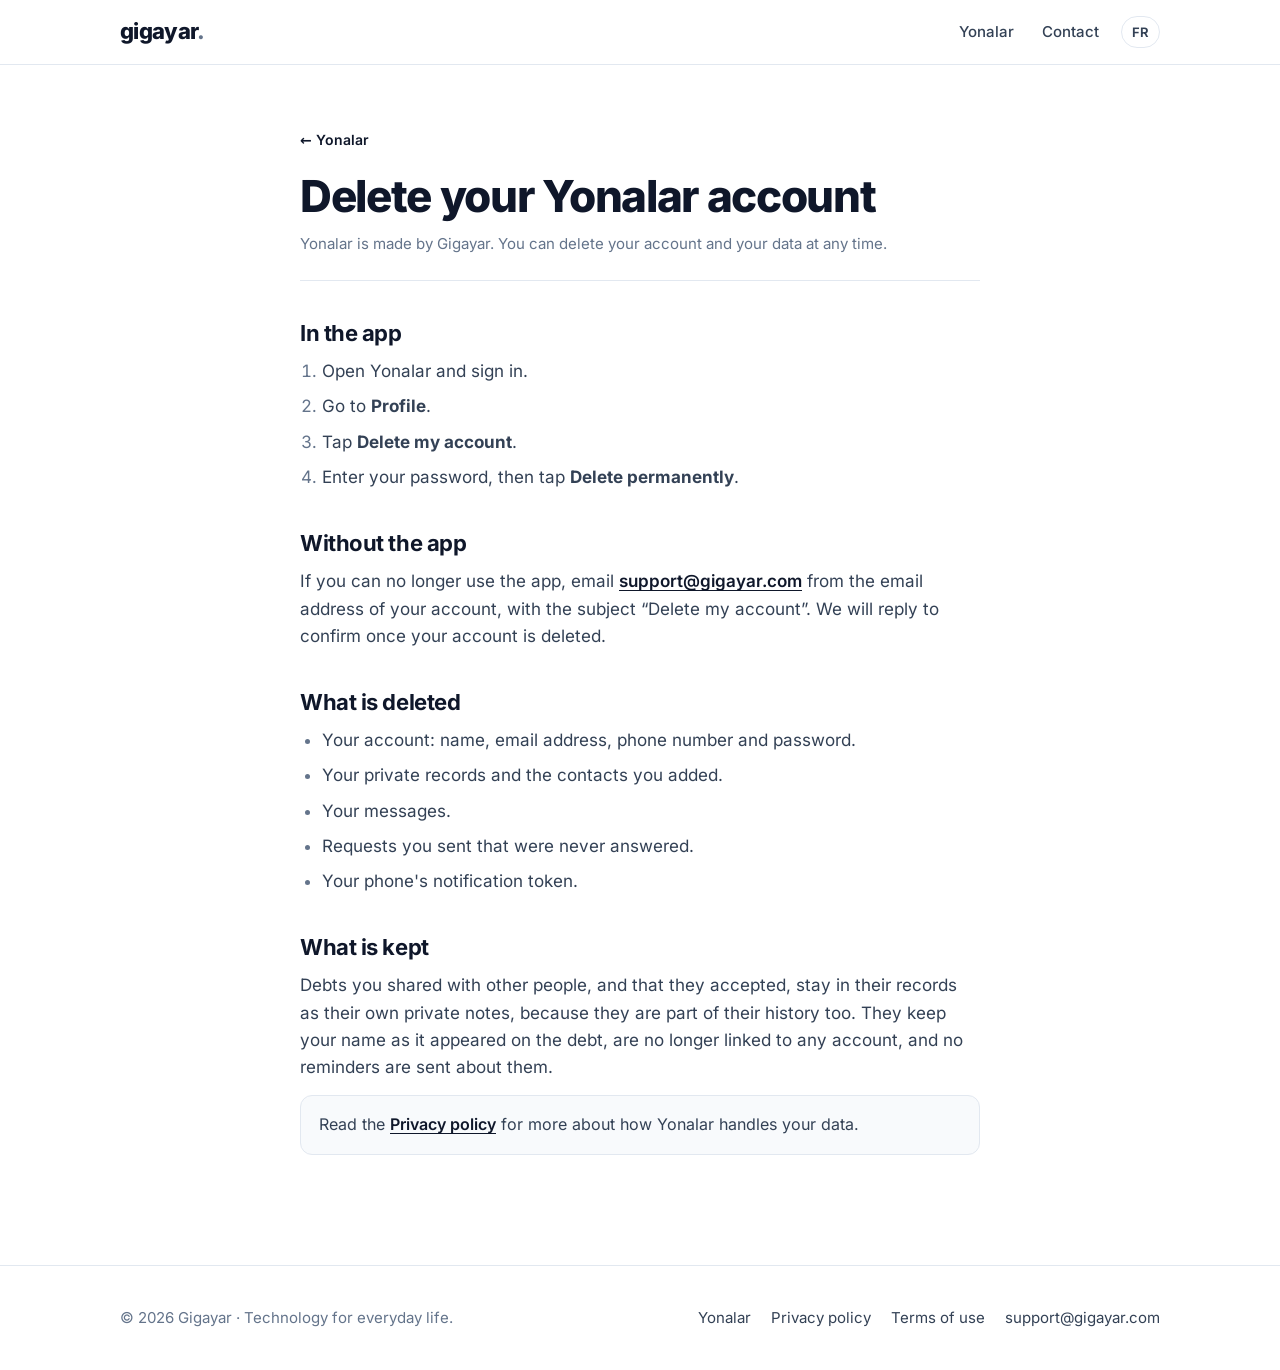
<file: docs/nyongo/delete-account/index.html>
<!doctype html>
<html lang="en">
<head>
<meta charset="utf-8">
<meta name="viewport" content="width=device-width, initial-scale=1">
<title>Delete your Yonalar account</title>
<meta name="description" content="How to delete your Yonalar account and what happens to your data.">
<link rel="canonical" href="https://gigayar.com/nyongo/delete-account/">
<link rel="alternate" hreflang="en" href="https://gigayar.com/nyongo/delete-account/"><link rel="alternate" hreflang="fr" href="https://gigayar.com/fr/nyongo/delete-account/"><link rel="alternate" hreflang="x-default" href="https://gigayar.com/nyongo/delete-account/">
<meta property="og:title" content="Delete your Yonalar account">
<meta property="og:description" content="How to delete your Yonalar account and what happens to your data.">
<meta property="og:url" content="https://gigayar.com/nyongo/delete-account/">
<meta property="og:type" content="website">
<meta property="og:site_name" content="Gigayar">
<meta name="theme-color" content="#1A1A2E">
<link rel="icon" href="../../favicon.svg" type="image/svg+xml">
<link rel="preload" href="../../assets/inter-latin.woff2" as="font" type="font/woff2" crossorigin>
<link rel="stylesheet" href="../../assets/style.css">
</head>
<body class="yonalar">
<a class="skip" href="#main">Skip to content</a>
<header class="site-header">
  <div class="wrap">
    <a class="brand" href="../../">gigayar<span>.</span></a>
    <nav class="site-nav" aria-label="Main">
      <a href="../../nyongo/">Yonalar</a>
      <a href="../../#contact">Contact</a>
      <a class="lang" href="../../fr/nyongo/delete-account/" hreflang="fr" lang="fr"
         aria-label="Version française">FR</a>
    </nav>
  </div>
</header>
<main id="main">
<article class="doc"><p class="crumb"><a href="../../nyongo/">← Yonalar</a></p>
<h1>Delete your Yonalar account</h1>
<p class="meta">Yonalar is made by Gigayar. You can delete your account and your data at any time.</p>
<h2>In the app</h2>
<ol><li>Open Yonalar and sign in.</li><li>Go to <strong>Profile</strong>.</li><li>Tap <strong>Delete my account</strong>.</li><li>Enter your password, then tap <strong>Delete permanently</strong>.</li></ol>
<h2>Without the app</h2>
<p>If you can no longer use the app, email <a href="mailto:support@gigayar.com?subject=Delete%20my%20account">support@gigayar.com</a> from the email address of your account, with the subject “Delete my account”. We will reply to confirm once your account is deleted.</p>
<h2>What is deleted</h2>
<ul><li>Your account: name, email address, phone number and password.</li><li>Your private records and the contacts you added.</li><li>Your messages.</li><li>Requests you sent that were never answered.</li><li>Your phone's notification token.</li></ul>
<h2>What is kept</h2>
<p>Debts you shared with other people, and that they accepted, stay in their records as their own private notes, because they are part of their history too. They keep your name as it appeared on the debt, are no longer linked to any account, and no reminders are sent about them.</p>
<p class="note">Read the <a href="../../nyongo/privacy/">Privacy policy</a> for more about how Yonalar handles your data.</p>
</article>
</main>
<footer class="site-footer">
  <div class="wrap">
    <div>© 2026 Gigayar · Technology for everyday life.</div>
    <nav aria-label="Footer">
      <a href="../../nyongo/">Yonalar</a>
      <a href="../../nyongo/privacy/">Privacy policy</a>
      <a href="../../nyongo/terms/">Terms of use</a>
      <a href="mailto:support@gigayar.com">support@gigayar.com</a>
    </nav>
  </div>
</footer>
</body>
</html>
</file>
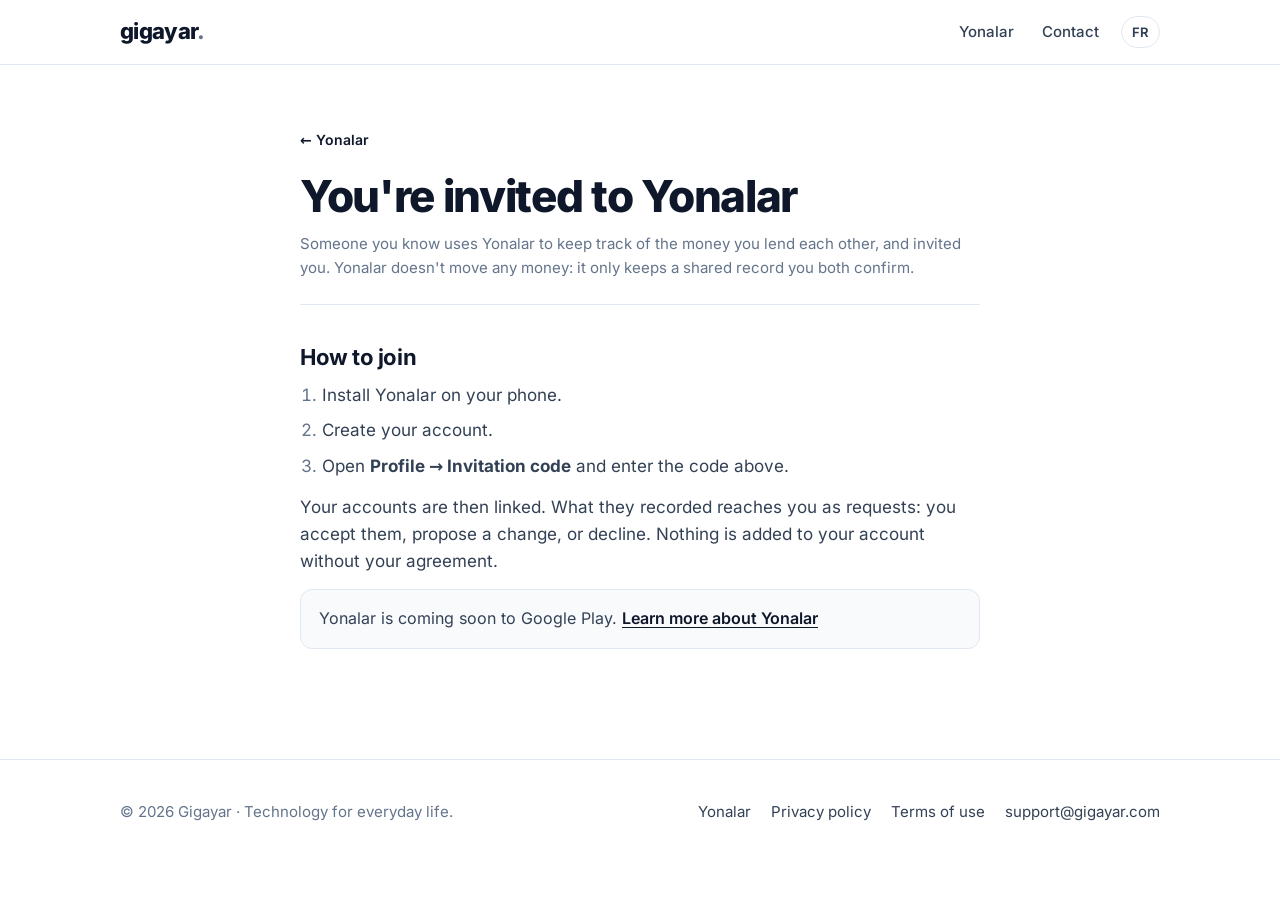
<file: docs/nyongo/invite/index.html>
<!doctype html>
<html lang="en">
<head>
<meta charset="utf-8">
<meta name="viewport" content="width=device-width, initial-scale=1">
<title>You're invited to Yonalar</title>
<meta name="description" content="Someone you know uses Yonalar to keep track of the money you lend each other.">
<link rel="canonical" href="https://gigayar.com/nyongo/invite/">
<link rel="alternate" hreflang="en" href="https://gigayar.com/nyongo/invite/"><link rel="alternate" hreflang="fr" href="https://gigayar.com/fr/nyongo/invite/"><link rel="alternate" hreflang="x-default" href="https://gigayar.com/nyongo/invite/">
<meta property="og:title" content="You're invited to Yonalar">
<meta property="og:description" content="Someone you know uses Yonalar to keep track of the money you lend each other.">
<meta property="og:url" content="https://gigayar.com/nyongo/invite/">
<meta property="og:type" content="website">
<meta property="og:site_name" content="Gigayar">
<meta name="theme-color" content="#1A1A2E">
<link rel="icon" href="../../favicon.svg" type="image/svg+xml">
<link rel="preload" href="../../assets/inter-latin.woff2" as="font" type="font/woff2" crossorigin>
<link rel="stylesheet" href="../../assets/style.css">
</head>
<body class="yonalar">
<a class="skip" href="#main">Skip to content</a>
<header class="site-header">
  <div class="wrap">
    <a class="brand" href="../../">gigayar<span>.</span></a>
    <nav class="site-nav" aria-label="Main">
      <a href="../../nyongo/">Yonalar</a>
      <a href="../../#contact">Contact</a>
      <a class="lang" href="../../fr/nyongo/invite/" hreflang="fr" lang="fr"
         aria-label="Version française">FR</a>
    </nav>
  </div>
</header>
<main id="main">
<article class="doc"><p class="crumb"><a href="../../nyongo/">← Yonalar</a></p>
<h1>You're invited to Yonalar</h1>
<p class="meta">Someone you know uses Yonalar to keep track of the money you lend each other, and invited you. Yonalar doesn't move any money: it only keeps a shared record you both confirm.</p>
<div id="invite-code-box" hidden>
<h2>Your invitation code</h2>
<p style="font-size:32px;font-weight:800;letter-spacing:6px;font-family:ui-monospace,Menlo,monospace" id="invite-code"></p>
</div>
<h2>How to join</h2>
<ol><li>Install Yonalar on your phone.</li><li>Create your account.</li><li>Open <strong>Profile → Invitation code</strong> and enter the code above.</li></ol>
<p>Your accounts are then linked. What they recorded reaches you as requests: you accept them, propose a change, or decline. Nothing is added to your account without your agreement.</p>
<p class="note">Yonalar is coming soon to Google Play. <a href="../../nyongo/">Learn more about Yonalar</a></p>
</article>
<script>
(function () {
  var code = (new URLSearchParams(location.search).get("c") || "").toUpperCase().replace(/[^A-Z0-9]/g, "").slice(0, 8);
  if (!code) return;
  document.getElementById("invite-code").textContent = code;
  document.getElementById("invite-code-box").hidden = false;
})();
</script>
</main>
<footer class="site-footer">
  <div class="wrap">
    <div>© 2026 Gigayar · Technology for everyday life.</div>
    <nav aria-label="Footer">
      <a href="../../nyongo/">Yonalar</a>
      <a href="../../nyongo/privacy/">Privacy policy</a>
      <a href="../../nyongo/terms/">Terms of use</a>
      <a href="mailto:support@gigayar.com">support@gigayar.com</a>
    </nav>
  </div>
</footer>
</body>
</html>
</file>
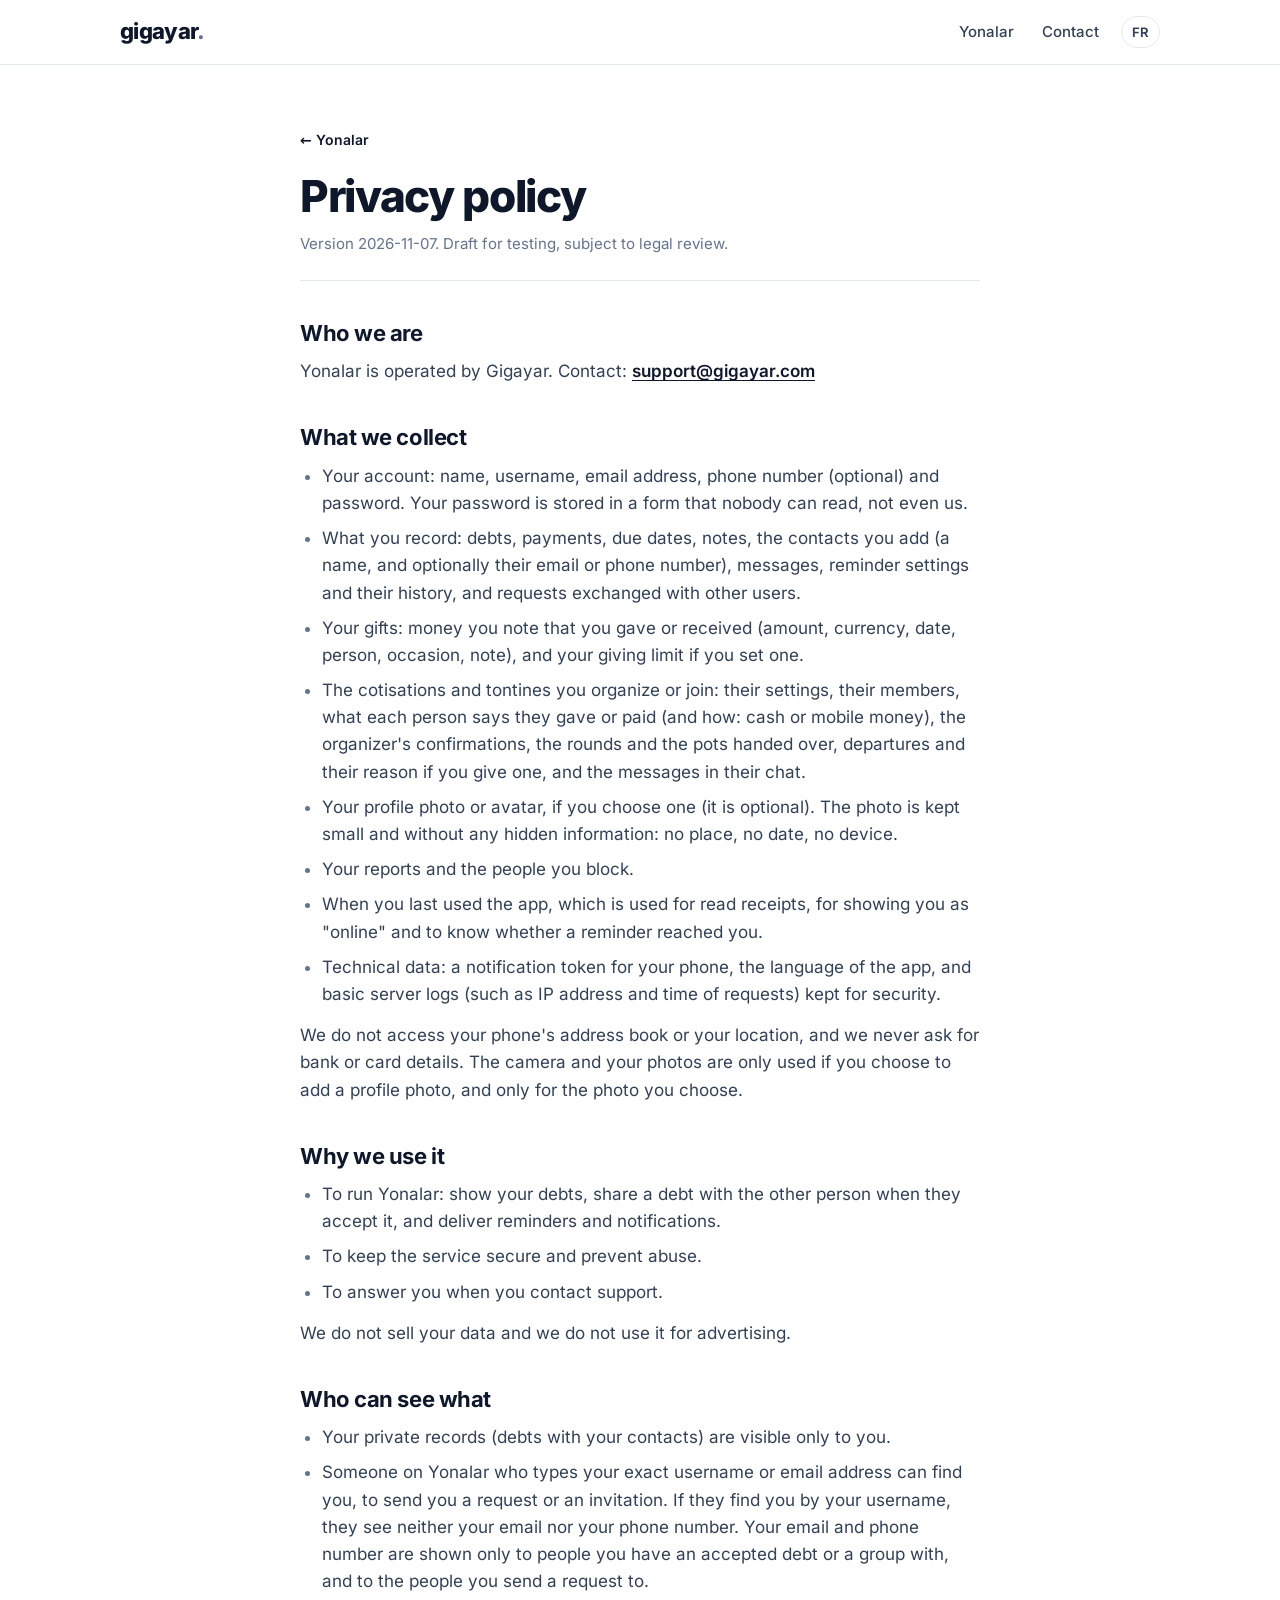
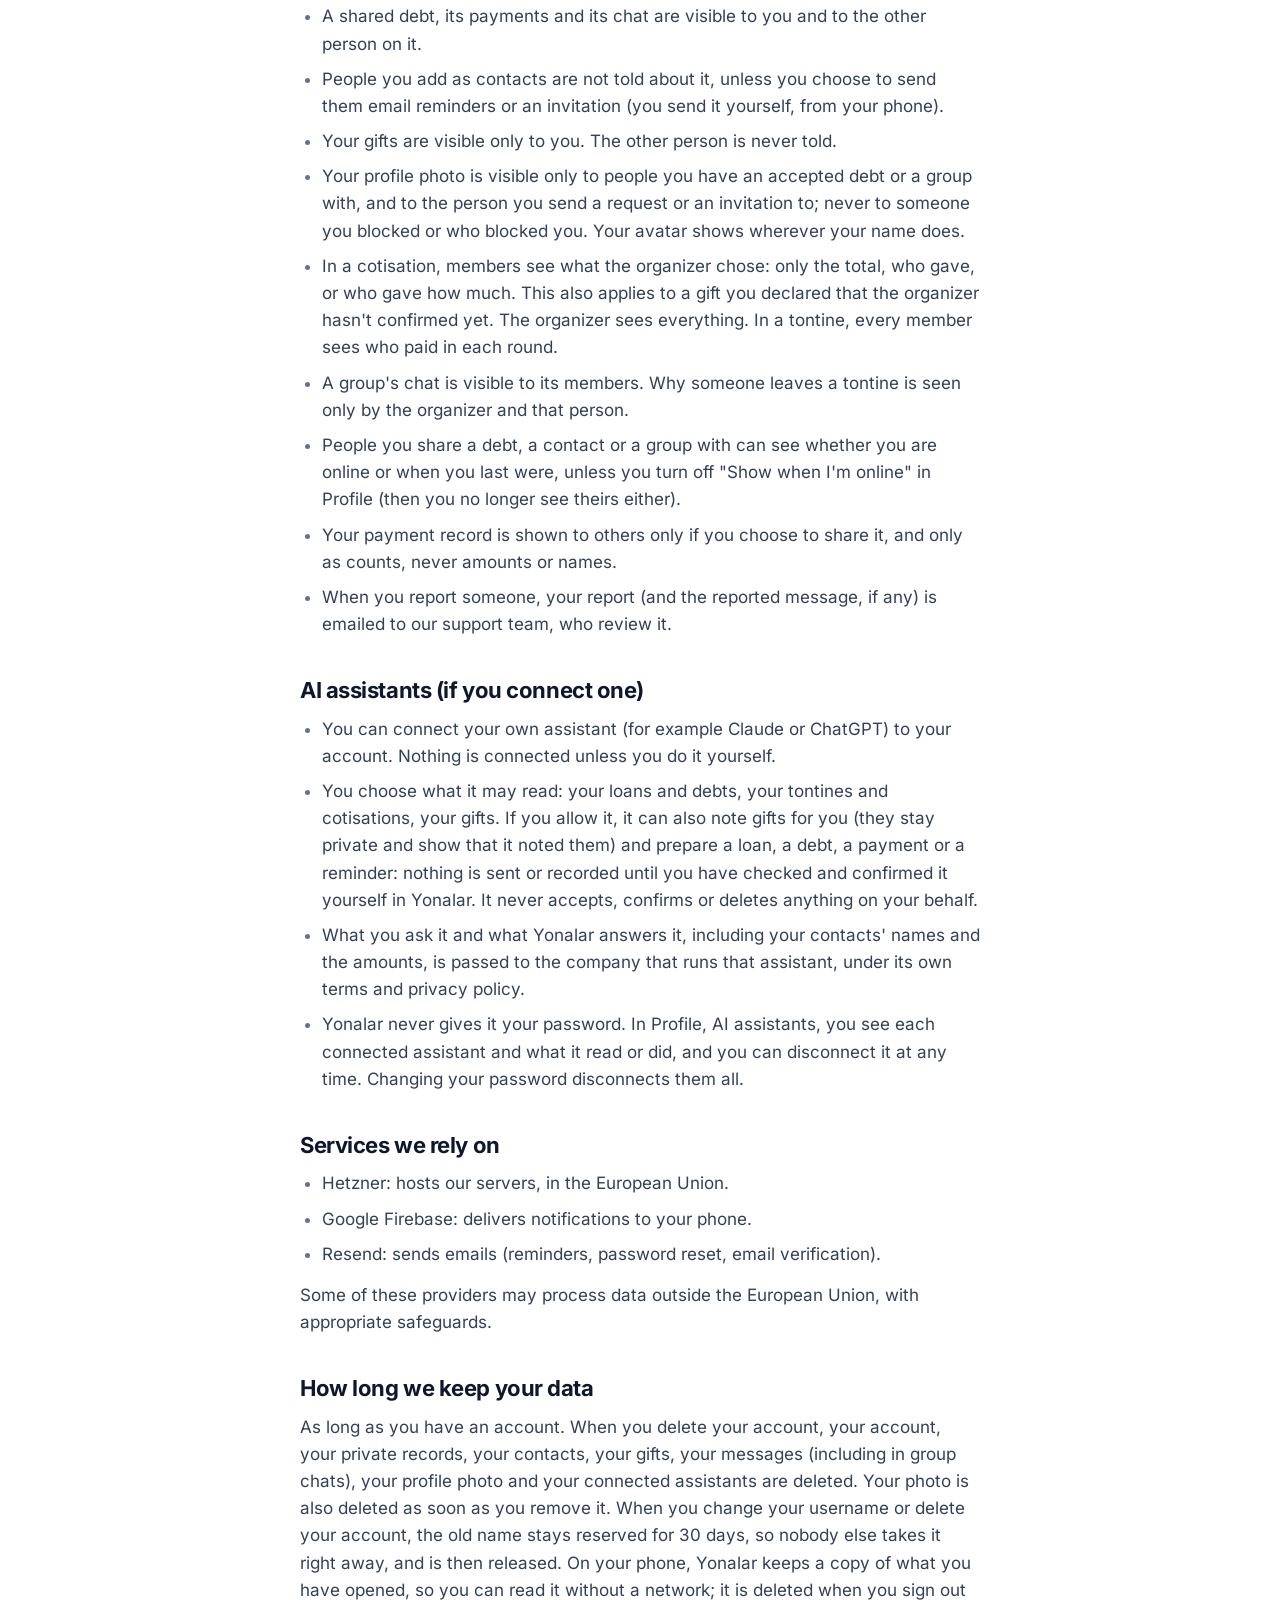
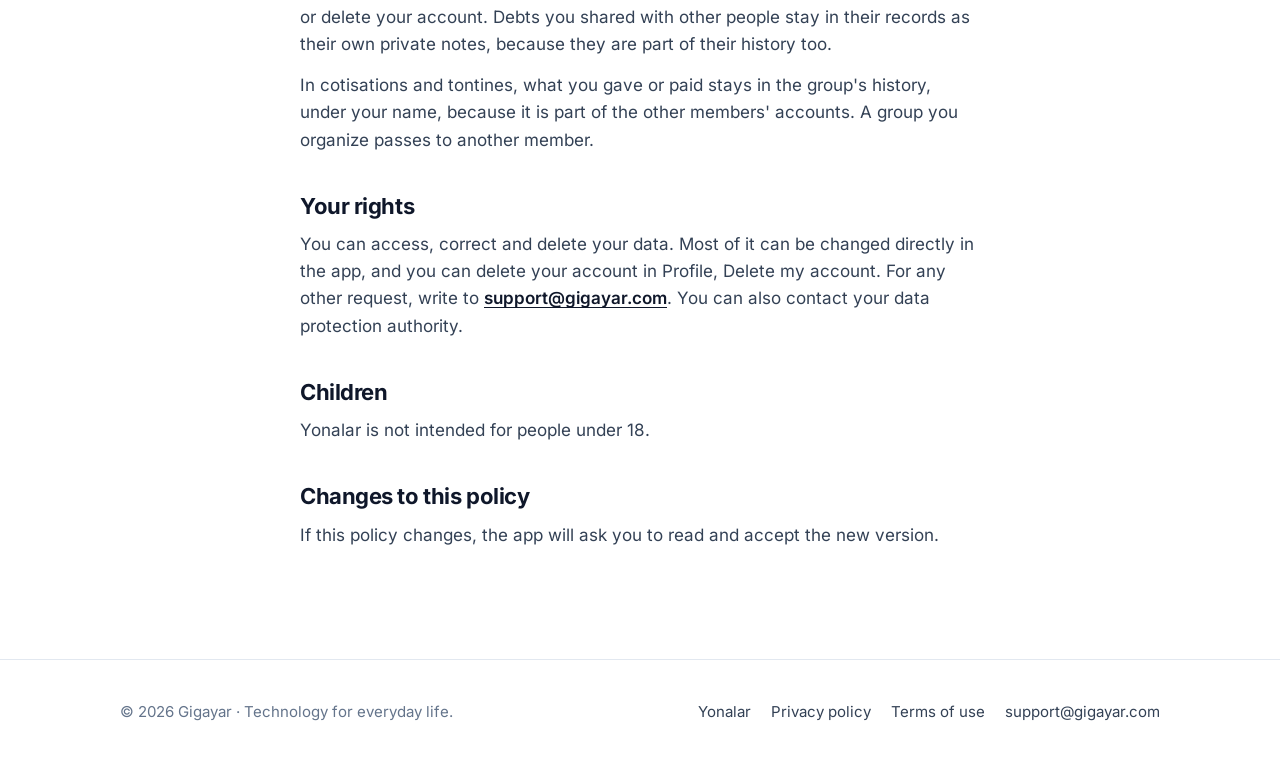
<file: docs/nyongo/privacy/index.html>
<!doctype html>
<html lang="en">
<head>
<meta charset="utf-8">
<meta name="viewport" content="width=device-width, initial-scale=1">
<title>Privacy policy · Yonalar</title>
<meta name="description" content="Privacy policy · Yonalar">
<link rel="canonical" href="https://gigayar.com/nyongo/privacy/">
<link rel="alternate" hreflang="en" href="https://gigayar.com/nyongo/privacy/"><link rel="alternate" hreflang="fr" href="https://gigayar.com/fr/nyongo/privacy/"><link rel="alternate" hreflang="x-default" href="https://gigayar.com/nyongo/privacy/">
<meta property="og:title" content="Privacy policy · Yonalar">
<meta property="og:description" content="Privacy policy · Yonalar">
<meta property="og:url" content="https://gigayar.com/nyongo/privacy/">
<meta property="og:type" content="website">
<meta property="og:site_name" content="Gigayar">
<meta name="theme-color" content="#1A1A2E">
<link rel="icon" href="../../favicon.svg" type="image/svg+xml">
<link rel="preload" href="../../assets/inter-latin.woff2" as="font" type="font/woff2" crossorigin>
<link rel="stylesheet" href="../../assets/style.css">
</head>
<body class="yonalar">
<a class="skip" href="#main">Skip to content</a>
<header class="site-header">
  <div class="wrap">
    <a class="brand" href="../../">gigayar<span>.</span></a>
    <nav class="site-nav" aria-label="Main">
      <a href="../../nyongo/">Yonalar</a>
      <a href="../../#contact">Contact</a>
      <a class="lang" href="../../fr/nyongo/privacy/" hreflang="fr" lang="fr"
         aria-label="Version française">FR</a>
    </nav>
  </div>
</header>
<main id="main">
<article class="doc"><p class="crumb"><a href="../../nyongo/">← Yonalar</a></p>
<h1>Privacy policy</h1>
<p class="meta">Version 2026-11-07. Draft for testing, subject to legal review.</p>
<h2>Who we are</h2>
<p>Yonalar is operated by Gigayar. Contact: <a href="mailto:support@gigayar.com">support@gigayar.com</a></p>
<h2>What we collect</h2>
<ul><li>Your account: name, username, email address, phone number (optional) and password. Your password is stored in a form that nobody can read, not even us.</li><li>What you record: debts, payments, due dates, notes, the contacts you add (a name, and optionally their email or phone number), messages, reminder settings and their history, and requests exchanged with other users.</li><li>Your gifts: money you note that you gave or received (amount, currency, date, person, occasion, note), and your giving limit if you set one.</li><li>The cotisations and tontines you organize or join: their settings, their members, what each person says they gave or paid (and how: cash or mobile money), the organizer's confirmations, the rounds and the pots handed over, departures and their reason if you give one, and the messages in their chat.</li><li>Your profile photo or avatar, if you choose one (it is optional). The photo is kept small and without any hidden information: no place, no date, no device.</li><li>Your reports and the people you block.</li><li>When you last used the app, which is used for read receipts, for showing you as "online" and to know whether a reminder reached you.</li><li>Technical data: a notification token for your phone, the language of the app, and basic server logs (such as IP address and time of requests) kept for security.</li></ul>
<p>We do not access your phone's address book or your location, and we never ask for bank or card details. The camera and your photos are only used if you choose to add a profile photo, and only for the photo you choose.</p>
<h2>Why we use it</h2>
<ul><li>To run Yonalar: show your debts, share a debt with the other person when they accept it, and deliver reminders and notifications.</li><li>To keep the service secure and prevent abuse.</li><li>To answer you when you contact support.</li></ul>
<p>We do not sell your data and we do not use it for advertising.</p>
<h2>Who can see what</h2>
<ul><li>Your private records (debts with your contacts) are visible only to you.</li><li>Someone on Yonalar who types your exact username or email address can find you, to send you a request or an invitation. If they find you by your username, they see neither your email nor your phone number. Your email and phone number are shown only to people you have an accepted debt or a group with, and to the people you send a request to.</li><li>A shared debt, its payments and its chat are visible to you and to the other person on it.</li><li>People you add as contacts are not told about it, unless you choose to send them email reminders or an invitation (you send it yourself, from your phone).</li><li>Your gifts are visible only to you. The other person is never told.</li><li>Your profile photo is visible only to people you have an accepted debt or a group with, and to the person you send a request or an invitation to; never to someone you blocked or who blocked you. Your avatar shows wherever your name does.</li><li>In a cotisation, members see what the organizer chose: only the total, who gave, or who gave how much. This also applies to a gift you declared that the organizer hasn't confirmed yet. The organizer sees everything. In a tontine, every member sees who paid in each round.</li><li>A group's chat is visible to its members. Why someone leaves a tontine is seen only by the organizer and that person.</li><li>People you share a debt, a contact or a group with can see whether you are online or when you last were, unless you turn off "Show when I'm online" in Profile (then you no longer see theirs either).</li><li>Your payment record is shown to others only if you choose to share it, and only as counts, never amounts or names.</li><li>When you report someone, your report (and the reported message, if any) is emailed to our support team, who review it.</li></ul>
<h2>AI assistants (if you connect one)</h2>
<ul><li>You can connect your own assistant (for example Claude or ChatGPT) to your account. Nothing is connected unless you do it yourself.</li><li>You choose what it may read: your loans and debts, your tontines and cotisations, your gifts. If you allow it, it can also note gifts for you (they stay private and show that it noted them) and prepare a loan, a debt, a payment or a reminder: nothing is sent or recorded until you have checked and confirmed it yourself in Yonalar. It never accepts, confirms or deletes anything on your behalf.</li><li>What you ask it and what Yonalar answers it, including your contacts' names and the amounts, is passed to the company that runs that assistant, under its own terms and privacy policy.</li><li>Yonalar never gives it your password. In Profile, AI assistants, you see each connected assistant and what it read or did, and you can disconnect it at any time. Changing your password disconnects them all.</li></ul>
<h2>Services we rely on</h2>
<ul><li>Hetzner: hosts our servers, in the European Union.</li><li>Google Firebase: delivers notifications to your phone.</li><li>Resend: sends emails (reminders, password reset, email verification).</li></ul>
<p>Some of these providers may process data outside the European Union, with appropriate safeguards.</p>
<h2>How long we keep your data</h2>
<p>As long as you have an account. When you delete your account, your account, your private records, your contacts, your gifts, your messages (including in group chats), your profile photo and your connected assistants are deleted. Your photo is also deleted as soon as you remove it. When you change your username or delete your account, the old name stays reserved for 30 days, so nobody else takes it right away, and is then released. On your phone, Yonalar keeps a copy of what you have opened, so you can read it without a network; it is deleted when you sign out or delete your account. Debts you shared with other people stay in their records as their own private notes, because they are part of their history too.</p>
<p>In cotisations and tontines, what you gave or paid stays in the group's history, under your name, because it is part of the other members' accounts. A group you organize passes to another member.</p>
<h2>Your rights</h2>
<p>You can access, correct and delete your data. Most of it can be changed directly in the app, and you can delete your account in Profile, Delete my account. For any other request, write to <a href="mailto:support@gigayar.com">support@gigayar.com</a>. You can also contact your data protection authority.</p>
<h2>Children</h2>
<p>Yonalar is not intended for people under 18.</p>
<h2>Changes to this policy</h2>
<p>If this policy changes, the app will ask you to read and accept the new version.</p>
</article>
</main>
<footer class="site-footer">
  <div class="wrap">
    <div>© 2026 Gigayar · Technology for everyday life.</div>
    <nav aria-label="Footer">
      <a href="../../nyongo/">Yonalar</a>
      <a href="../../nyongo/privacy/">Privacy policy</a>
      <a href="../../nyongo/terms/">Terms of use</a>
      <a href="mailto:support@gigayar.com">support@gigayar.com</a>
    </nav>
  </div>
</footer>
</body>
</html>
</file>
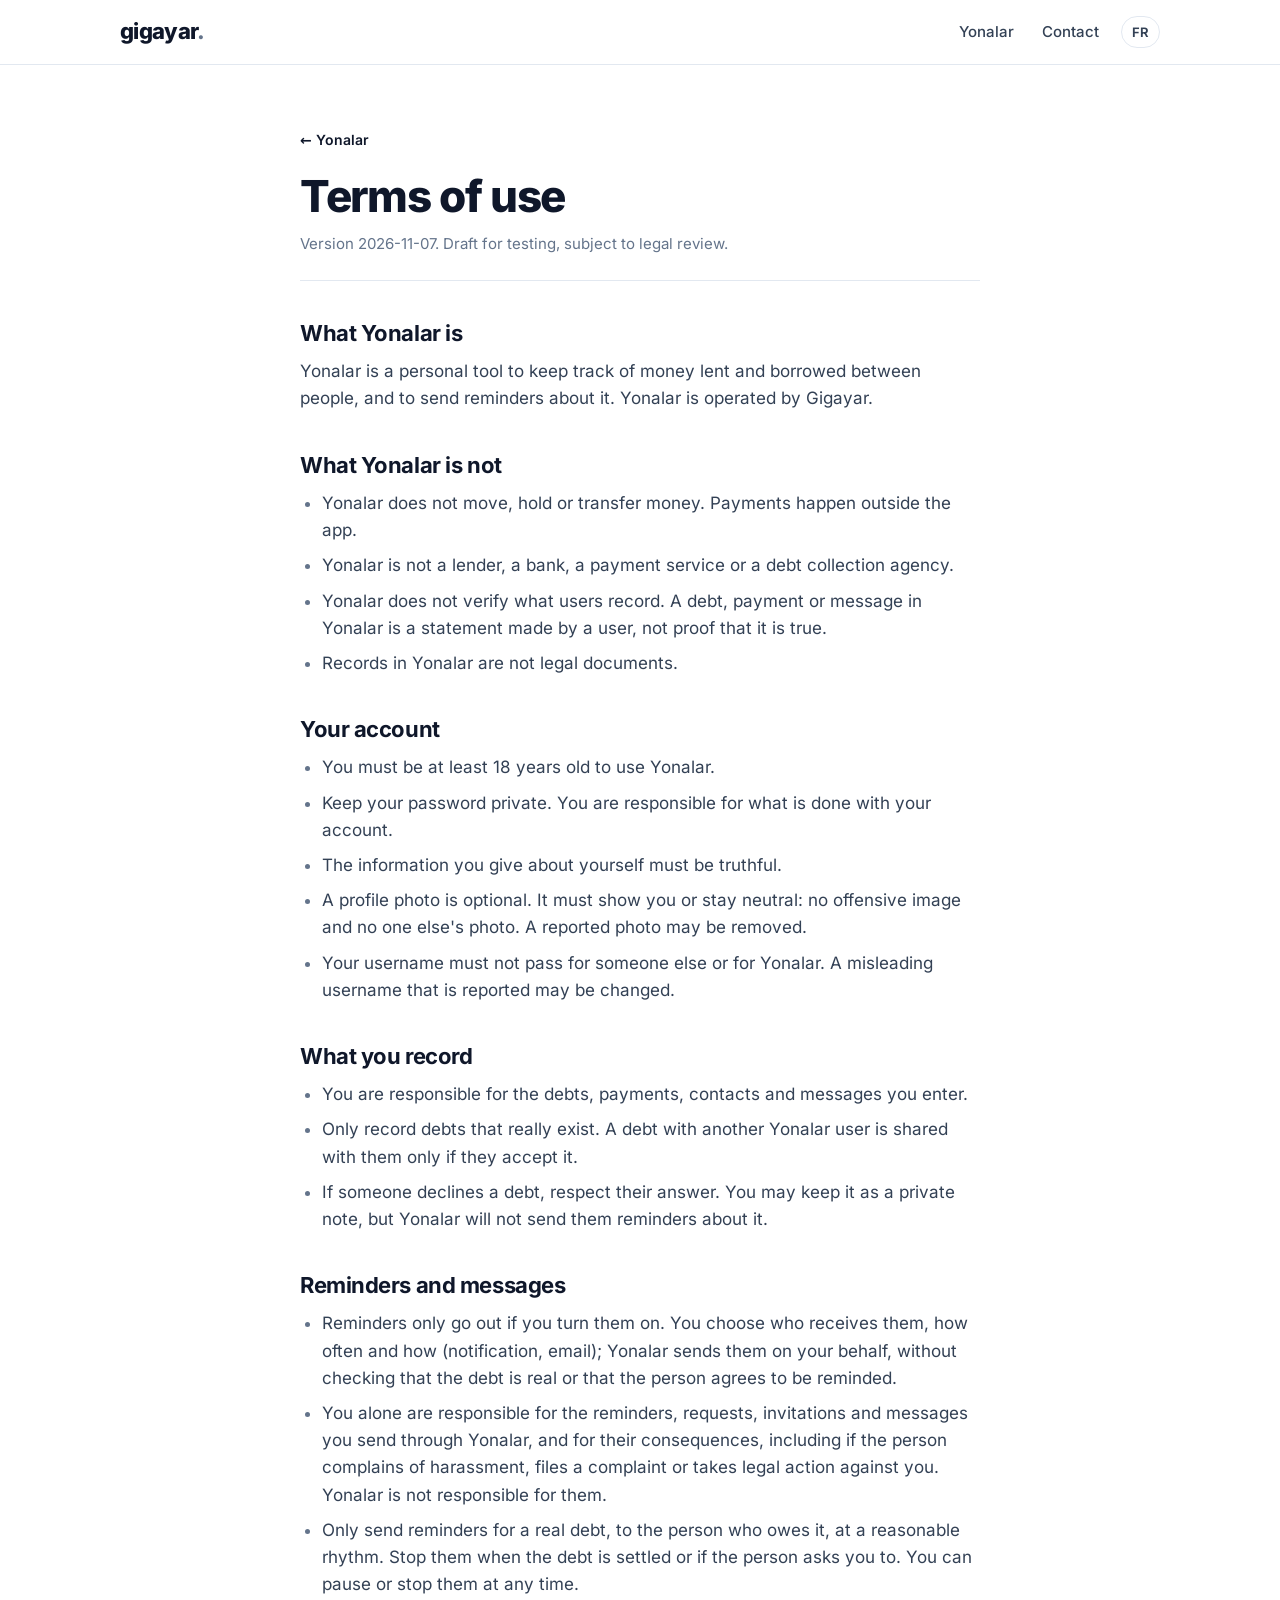
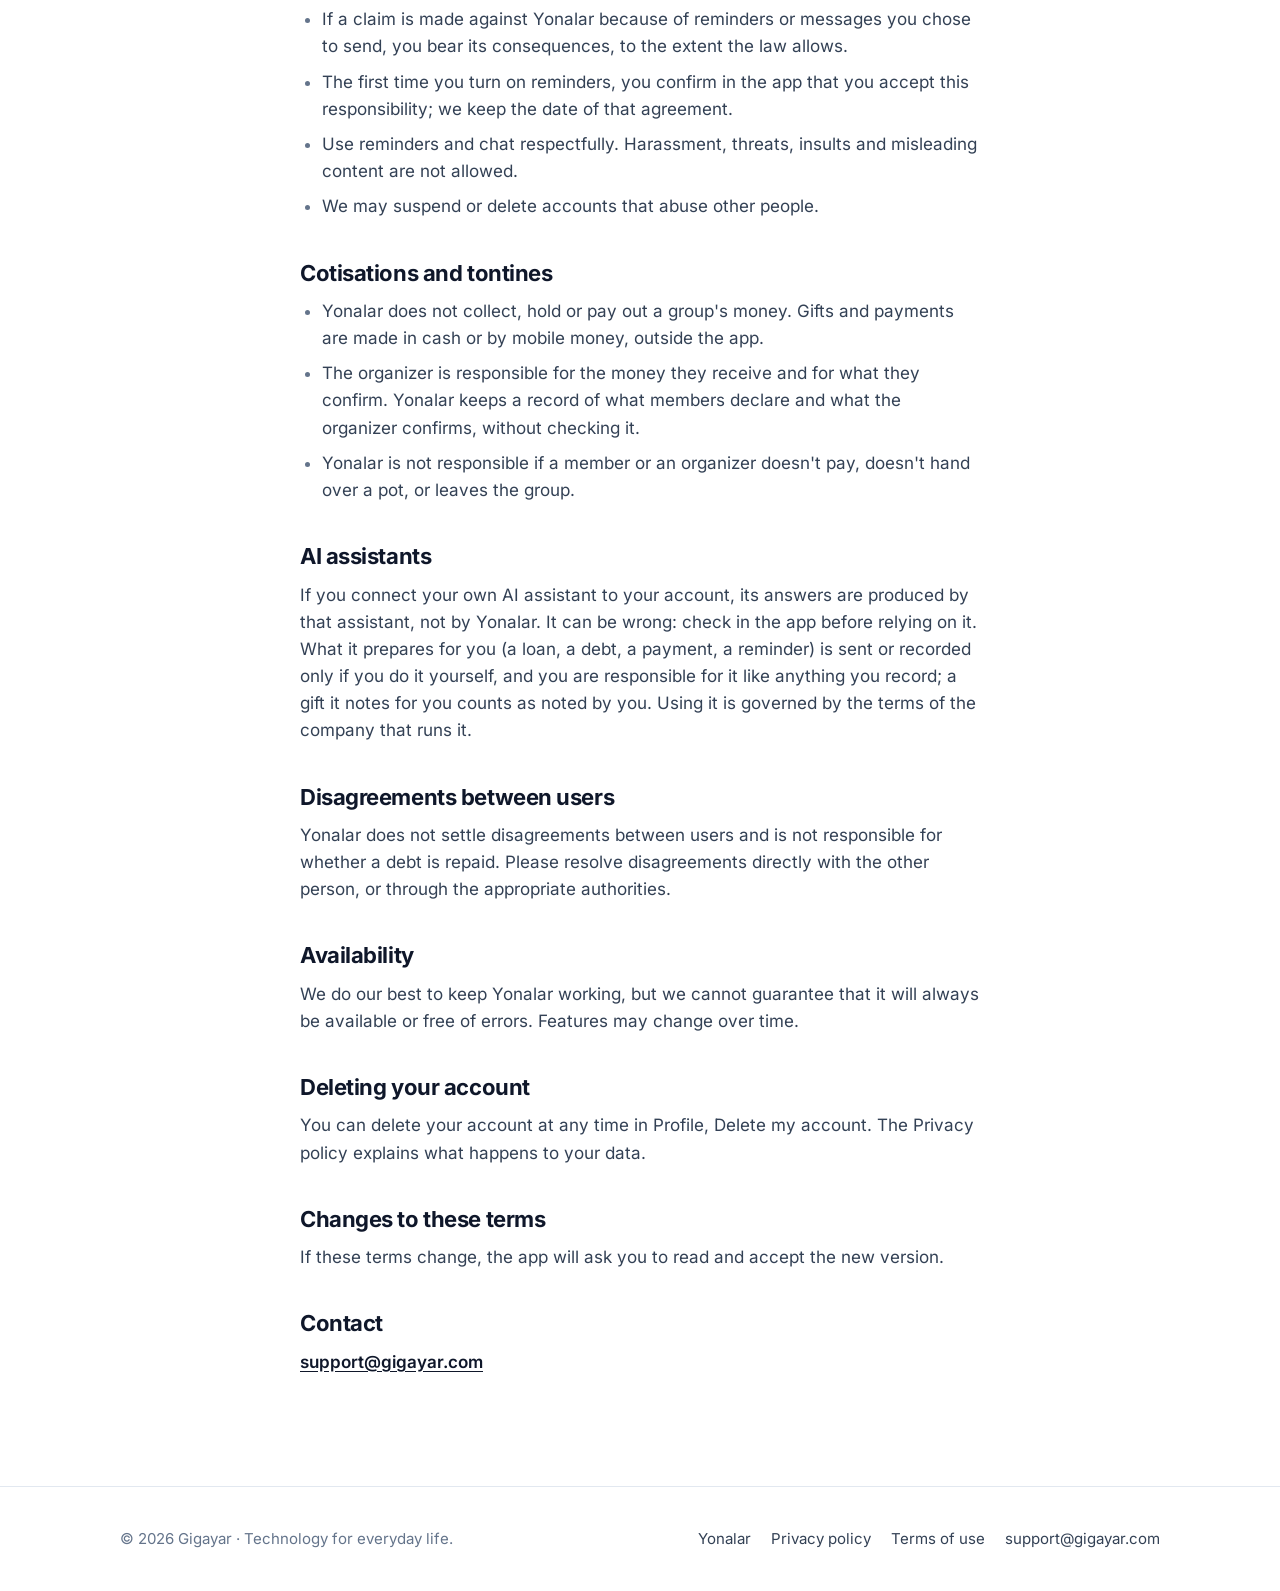
<file: docs/nyongo/terms/index.html>
<!doctype html>
<html lang="en">
<head>
<meta charset="utf-8">
<meta name="viewport" content="width=device-width, initial-scale=1">
<title>Terms of use · Yonalar</title>
<meta name="description" content="Terms of use · Yonalar">
<link rel="canonical" href="https://gigayar.com/nyongo/terms/">
<link rel="alternate" hreflang="en" href="https://gigayar.com/nyongo/terms/"><link rel="alternate" hreflang="fr" href="https://gigayar.com/fr/nyongo/terms/"><link rel="alternate" hreflang="x-default" href="https://gigayar.com/nyongo/terms/">
<meta property="og:title" content="Terms of use · Yonalar">
<meta property="og:description" content="Terms of use · Yonalar">
<meta property="og:url" content="https://gigayar.com/nyongo/terms/">
<meta property="og:type" content="website">
<meta property="og:site_name" content="Gigayar">
<meta name="theme-color" content="#1A1A2E">
<link rel="icon" href="../../favicon.svg" type="image/svg+xml">
<link rel="preload" href="../../assets/inter-latin.woff2" as="font" type="font/woff2" crossorigin>
<link rel="stylesheet" href="../../assets/style.css">
</head>
<body class="yonalar">
<a class="skip" href="#main">Skip to content</a>
<header class="site-header">
  <div class="wrap">
    <a class="brand" href="../../">gigayar<span>.</span></a>
    <nav class="site-nav" aria-label="Main">
      <a href="../../nyongo/">Yonalar</a>
      <a href="../../#contact">Contact</a>
      <a class="lang" href="../../fr/nyongo/terms/" hreflang="fr" lang="fr"
         aria-label="Version française">FR</a>
    </nav>
  </div>
</header>
<main id="main">
<article class="doc"><p class="crumb"><a href="../../nyongo/">← Yonalar</a></p>
<h1>Terms of use</h1>
<p class="meta">Version 2026-11-07. Draft for testing, subject to legal review.</p>
<h2>What Yonalar is</h2>
<p>Yonalar is a personal tool to keep track of money lent and borrowed between people, and to send reminders about it. Yonalar is operated by Gigayar.</p>
<h2>What Yonalar is not</h2>
<ul><li>Yonalar does not move, hold or transfer money. Payments happen outside the app.</li><li>Yonalar is not a lender, a bank, a payment service or a debt collection agency.</li><li>Yonalar does not verify what users record. A debt, payment or message in Yonalar is a statement made by a user, not proof that it is true.</li><li>Records in Yonalar are not legal documents.</li></ul>
<h2>Your account</h2>
<ul><li>You must be at least 18 years old to use Yonalar.</li><li>Keep your password private. You are responsible for what is done with your account.</li><li>The information you give about yourself must be truthful.</li><li>A profile photo is optional. It must show you or stay neutral: no offensive image and no one else's photo. A reported photo may be removed.</li><li>Your username must not pass for someone else or for Yonalar. A misleading username that is reported may be changed.</li></ul>
<h2>What you record</h2>
<ul><li>You are responsible for the debts, payments, contacts and messages you enter.</li><li>Only record debts that really exist. A debt with another Yonalar user is shared with them only if they accept it.</li><li>If someone declines a debt, respect their answer. You may keep it as a private note, but Yonalar will not send them reminders about it.</li></ul>
<h2>Reminders and messages</h2>
<ul><li>Reminders only go out if you turn them on. You choose who receives them, how often and how (notification, email); Yonalar sends them on your behalf, without checking that the debt is real or that the person agrees to be reminded.</li><li>You alone are responsible for the reminders, requests, invitations and messages you send through Yonalar, and for their consequences, including if the person complains of harassment, files a complaint or takes legal action against you. Yonalar is not responsible for them.</li><li>Only send reminders for a real debt, to the person who owes it, at a reasonable rhythm. Stop them when the debt is settled or if the person asks you to. You can pause or stop them at any time.</li><li>If a claim is made against Yonalar because of reminders or messages you chose to send, you bear its consequences, to the extent the law allows.</li><li>The first time you turn on reminders, you confirm in the app that you accept this responsibility; we keep the date of that agreement.</li><li>Use reminders and chat respectfully. Harassment, threats, insults and misleading content are not allowed.</li><li>We may suspend or delete accounts that abuse other people.</li></ul>
<h2>Cotisations and tontines</h2>
<ul><li>Yonalar does not collect, hold or pay out a group's money. Gifts and payments are made in cash or by mobile money, outside the app.</li><li>The organizer is responsible for the money they receive and for what they confirm. Yonalar keeps a record of what members declare and what the organizer confirms, without checking it.</li><li>Yonalar is not responsible if a member or an organizer doesn't pay, doesn't hand over a pot, or leaves the group.</li></ul>
<h2>AI assistants</h2>
<p>If you connect your own AI assistant to your account, its answers are produced by that assistant, not by Yonalar. It can be wrong: check in the app before relying on it. What it prepares for you (a loan, a debt, a payment, a reminder) is sent or recorded only if you do it yourself, and you are responsible for it like anything you record; a gift it notes for you counts as noted by you. Using it is governed by the terms of the company that runs it.</p>
<h2>Disagreements between users</h2>
<p>Yonalar does not settle disagreements between users and is not responsible for whether a debt is repaid. Please resolve disagreements directly with the other person, or through the appropriate authorities.</p>
<h2>Availability</h2>
<p>We do our best to keep Yonalar working, but we cannot guarantee that it will always be available or free of errors. Features may change over time.</p>
<h2>Deleting your account</h2>
<p>You can delete your account at any time in Profile, Delete my account. The Privacy policy explains what happens to your data.</p>
<h2>Changes to these terms</h2>
<p>If these terms change, the app will ask you to read and accept the new version.</p>
<h2>Contact</h2>
<p><a href="mailto:support@gigayar.com">support@gigayar.com</a></p>
</article>
</main>
<footer class="site-footer">
  <div class="wrap">
    <div>© 2026 Gigayar · Technology for everyday life.</div>
    <nav aria-label="Footer">
      <a href="../../nyongo/">Yonalar</a>
      <a href="../../nyongo/privacy/">Privacy policy</a>
      <a href="../../nyongo/terms/">Terms of use</a>
      <a href="mailto:support@gigayar.com">support@gigayar.com</a>
    </nav>
  </div>
</footer>
</body>
</html>
</file>
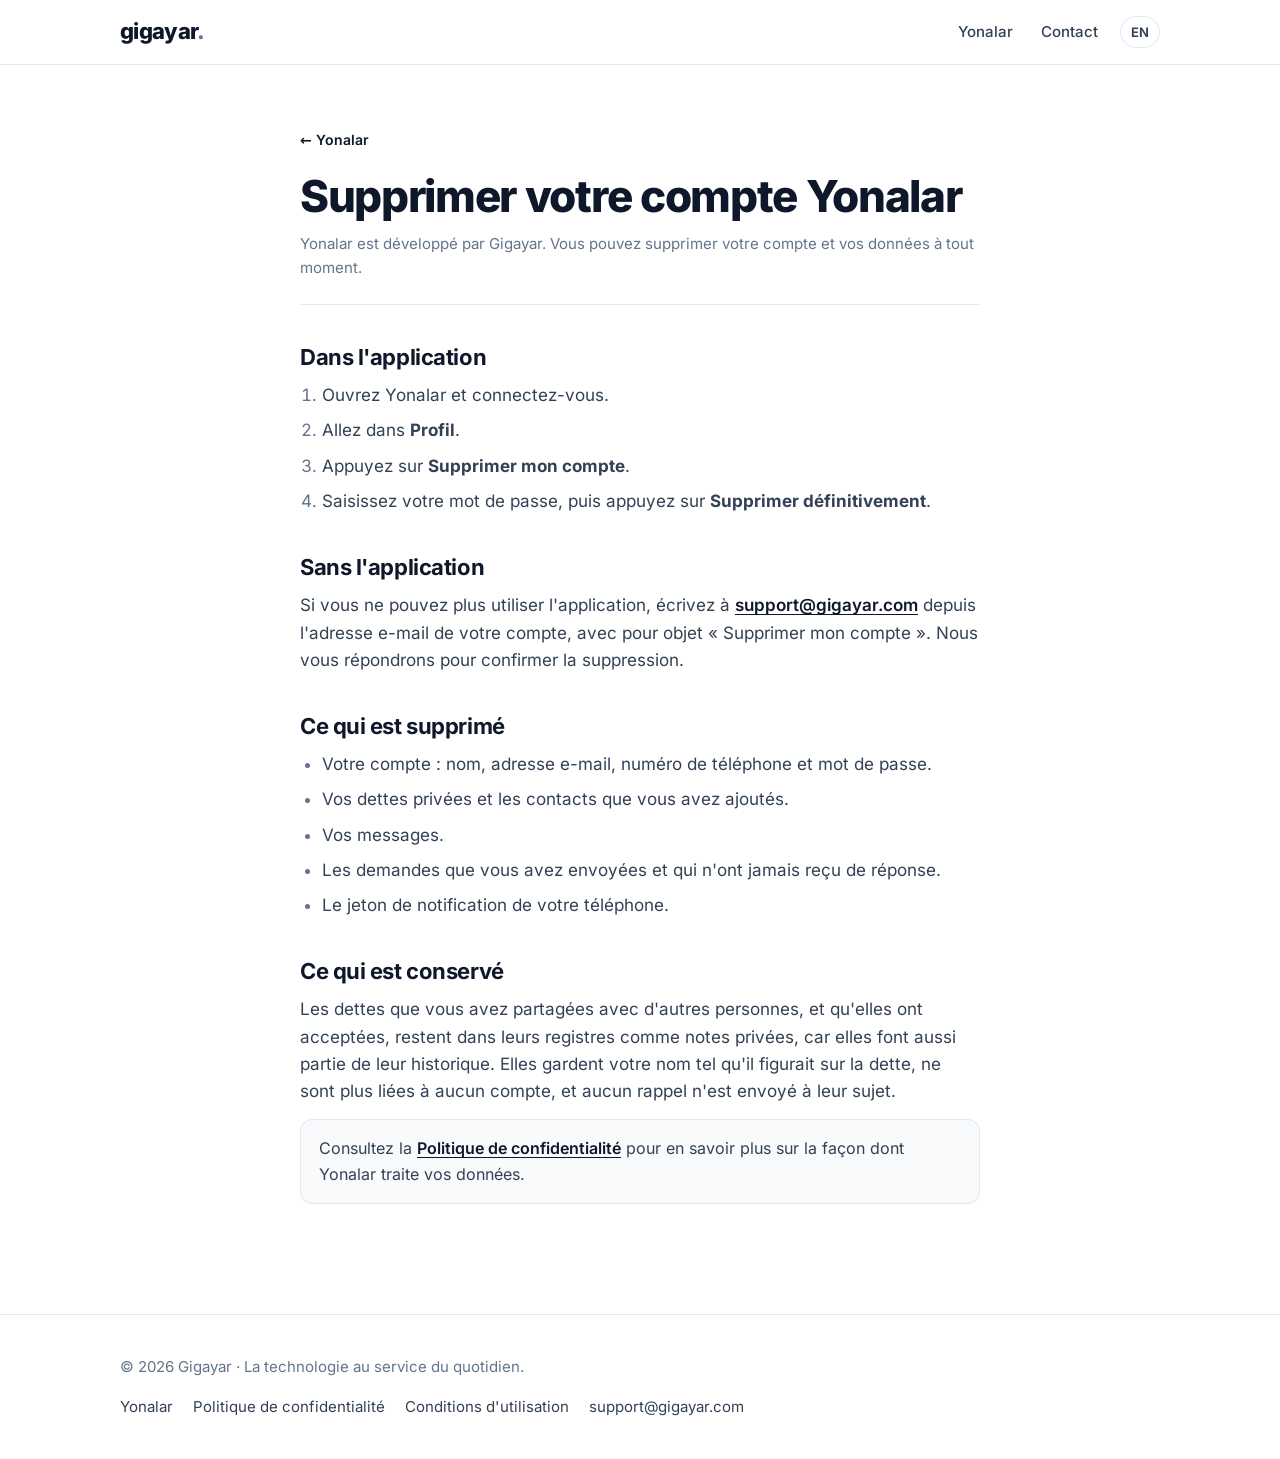
<file: docs/fr/nyongo/delete-account/index.html>
<!doctype html>
<html lang="fr">
<head>
<meta charset="utf-8">
<meta name="viewport" content="width=device-width, initial-scale=1">
<title>Supprimer votre compte Yonalar</title>
<meta name="description" content="Comment supprimer votre compte Yonalar et ce qu&#x27;il advient de vos données.">
<link rel="canonical" href="https://gigayar.com/fr/nyongo/delete-account/">
<link rel="alternate" hreflang="en" href="https://gigayar.com/nyongo/delete-account/"><link rel="alternate" hreflang="fr" href="https://gigayar.com/fr/nyongo/delete-account/"><link rel="alternate" hreflang="x-default" href="https://gigayar.com/nyongo/delete-account/">
<meta property="og:title" content="Supprimer votre compte Yonalar">
<meta property="og:description" content="Comment supprimer votre compte Yonalar et ce qu&#x27;il advient de vos données.">
<meta property="og:url" content="https://gigayar.com/fr/nyongo/delete-account/">
<meta property="og:type" content="website">
<meta property="og:site_name" content="Gigayar">
<meta name="theme-color" content="#1A1A2E">
<link rel="icon" href="../../../favicon.svg" type="image/svg+xml">
<link rel="preload" href="../../../assets/inter-latin.woff2" as="font" type="font/woff2" crossorigin>
<link rel="stylesheet" href="../../../assets/style.css">
</head>
<body class="yonalar">
<a class="skip" href="#main">Aller au contenu</a>
<header class="site-header">
  <div class="wrap">
    <a class="brand" href="../../../fr//">gigayar<span>.</span></a>
    <nav class="site-nav" aria-label="Main">
      <a href="../../../fr/nyongo/">Yonalar</a>
      <a href="../../../fr//#contact">Contact</a>
      <a class="lang" href="../../../nyongo/delete-account/" hreflang="en" lang="en"
         aria-label="English version">EN</a>
    </nav>
  </div>
</header>
<main id="main">
<article class="doc"><p class="crumb"><a href="../../../fr/nyongo/">← Yonalar</a></p>
<h1>Supprimer votre compte Yonalar</h1>
<p class="meta">Yonalar est développé par Gigayar. Vous pouvez supprimer votre compte et vos données à tout moment.</p>
<h2>Dans l'application</h2>
<ol><li>Ouvrez Yonalar et connectez-vous.</li><li>Allez dans <strong>Profil</strong>.</li><li>Appuyez sur <strong>Supprimer mon compte</strong>.</li><li>Saisissez votre mot de passe, puis appuyez sur <strong>Supprimer définitivement</strong>.</li></ol>
<h2>Sans l'application</h2>
<p>Si vous ne pouvez plus utiliser l'application, écrivez à <a href="mailto:support@gigayar.com?subject=Supprimer%20mon%20compte">support@gigayar.com</a> depuis l'adresse e-mail de votre compte, avec pour objet «&nbsp;Supprimer mon compte&nbsp;». Nous vous répondrons pour confirmer la suppression.</p>
<h2>Ce qui est supprimé</h2>
<ul><li>Votre compte&nbsp;: nom, adresse e-mail, numéro de téléphone et mot de passe.</li><li>Vos dettes privées et les contacts que vous avez ajoutés.</li><li>Vos messages.</li><li>Les demandes que vous avez envoyées et qui n'ont jamais reçu de réponse.</li><li>Le jeton de notification de votre téléphone.</li></ul>
<h2>Ce qui est conservé</h2>
<p>Les dettes que vous avez partagées avec d'autres personnes, et qu'elles ont acceptées, restent dans leurs registres comme notes privées, car elles font aussi partie de leur historique. Elles gardent votre nom tel qu'il figurait sur la dette, ne sont plus liées à aucun compte, et aucun rappel n'est envoyé à leur sujet.</p>
<p class="note">Consultez la <a href="../../../fr/nyongo/privacy/">Politique de confidentialité</a> pour en savoir plus sur la façon dont Yonalar traite vos données.</p>
</article>
</main>
<footer class="site-footer">
  <div class="wrap">
    <div>© 2026 Gigayar · La technologie au service du quotidien.</div>
    <nav aria-label="Footer">
      <a href="../../../fr/nyongo/">Yonalar</a>
      <a href="../../../fr/nyongo/privacy/">Politique de confidentialité</a>
      <a href="../../../fr/nyongo/terms/">Conditions d'utilisation</a>
      <a href="mailto:support@gigayar.com">support@gigayar.com</a>
    </nav>
  </div>
</footer>
</body>
</html>
</file>
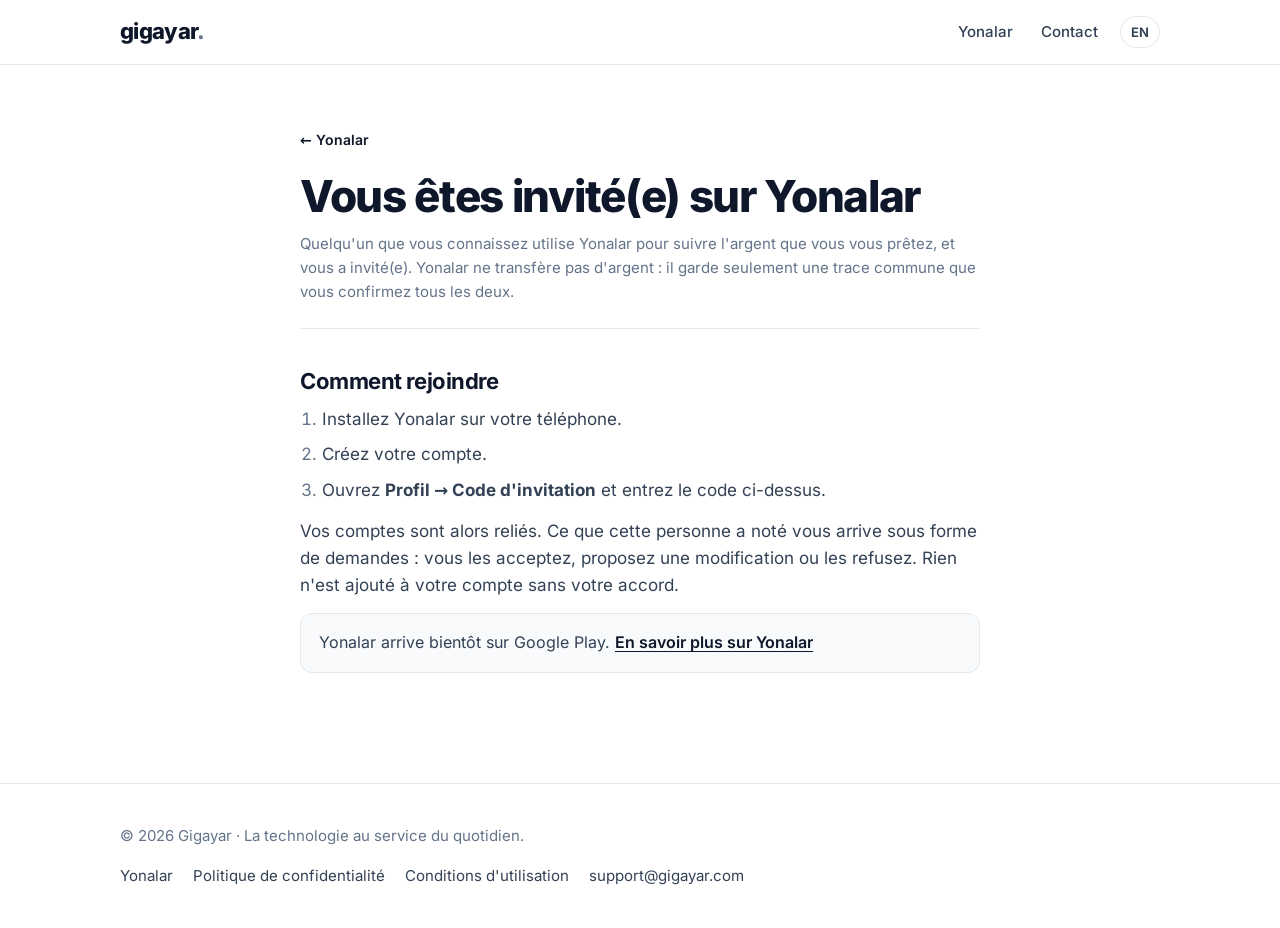
<file: docs/fr/nyongo/invite/index.html>
<!doctype html>
<html lang="fr">
<head>
<meta charset="utf-8">
<meta name="viewport" content="width=device-width, initial-scale=1">
<title>Vous êtes invité(e) sur Yonalar</title>
<meta name="description" content="Quelqu&#x27;un que vous connaissez utilise Yonalar pour suivre l&#x27;argent que vous vous prêtez.">
<link rel="canonical" href="https://gigayar.com/fr/nyongo/invite/">
<link rel="alternate" hreflang="en" href="https://gigayar.com/nyongo/invite/"><link rel="alternate" hreflang="fr" href="https://gigayar.com/fr/nyongo/invite/"><link rel="alternate" hreflang="x-default" href="https://gigayar.com/nyongo/invite/">
<meta property="og:title" content="Vous êtes invité(e) sur Yonalar">
<meta property="og:description" content="Quelqu&#x27;un que vous connaissez utilise Yonalar pour suivre l&#x27;argent que vous vous prêtez.">
<meta property="og:url" content="https://gigayar.com/fr/nyongo/invite/">
<meta property="og:type" content="website">
<meta property="og:site_name" content="Gigayar">
<meta name="theme-color" content="#1A1A2E">
<link rel="icon" href="../../../favicon.svg" type="image/svg+xml">
<link rel="preload" href="../../../assets/inter-latin.woff2" as="font" type="font/woff2" crossorigin>
<link rel="stylesheet" href="../../../assets/style.css">
</head>
<body class="yonalar">
<a class="skip" href="#main">Aller au contenu</a>
<header class="site-header">
  <div class="wrap">
    <a class="brand" href="../../../fr//">gigayar<span>.</span></a>
    <nav class="site-nav" aria-label="Main">
      <a href="../../../fr/nyongo/">Yonalar</a>
      <a href="../../../fr//#contact">Contact</a>
      <a class="lang" href="../../../nyongo/invite/" hreflang="en" lang="en"
         aria-label="English version">EN</a>
    </nav>
  </div>
</header>
<main id="main">
<article class="doc"><p class="crumb"><a href="../../../fr/nyongo/">← Yonalar</a></p>
<h1>Vous êtes invité(e) sur Yonalar</h1>
<p class="meta">Quelqu'un que vous connaissez utilise Yonalar pour suivre l'argent que vous vous prêtez, et vous a invité(e). Yonalar ne transfère pas d'argent : il garde seulement une trace commune que vous confirmez tous les deux.</p>
<div id="invite-code-box" hidden>
<h2>Votre code d'invitation</h2>
<p style="font-size:32px;font-weight:800;letter-spacing:6px;font-family:ui-monospace,Menlo,monospace" id="invite-code"></p>
</div>
<h2>Comment rejoindre</h2>
<ol><li>Installez Yonalar sur votre téléphone.</li><li>Créez votre compte.</li><li>Ouvrez <strong>Profil → Code d'invitation</strong> et entrez le code ci-dessus.</li></ol>
<p>Vos comptes sont alors reliés. Ce que cette personne a noté vous arrive sous forme de demandes : vous les acceptez, proposez une modification ou les refusez. Rien n'est ajouté à votre compte sans votre accord.</p>
<p class="note">Yonalar arrive bientôt sur Google Play. <a href="../../../fr/nyongo/">En savoir plus sur Yonalar</a></p>
</article>
<script>
(function () {
  var code = (new URLSearchParams(location.search).get("c") || "").toUpperCase().replace(/[^A-Z0-9]/g, "").slice(0, 8);
  if (!code) return;
  document.getElementById("invite-code").textContent = code;
  document.getElementById("invite-code-box").hidden = false;
})();
</script>
</main>
<footer class="site-footer">
  <div class="wrap">
    <div>© 2026 Gigayar · La technologie au service du quotidien.</div>
    <nav aria-label="Footer">
      <a href="../../../fr/nyongo/">Yonalar</a>
      <a href="../../../fr/nyongo/privacy/">Politique de confidentialité</a>
      <a href="../../../fr/nyongo/terms/">Conditions d'utilisation</a>
      <a href="mailto:support@gigayar.com">support@gigayar.com</a>
    </nav>
  </div>
</footer>
</body>
</html>
</file>
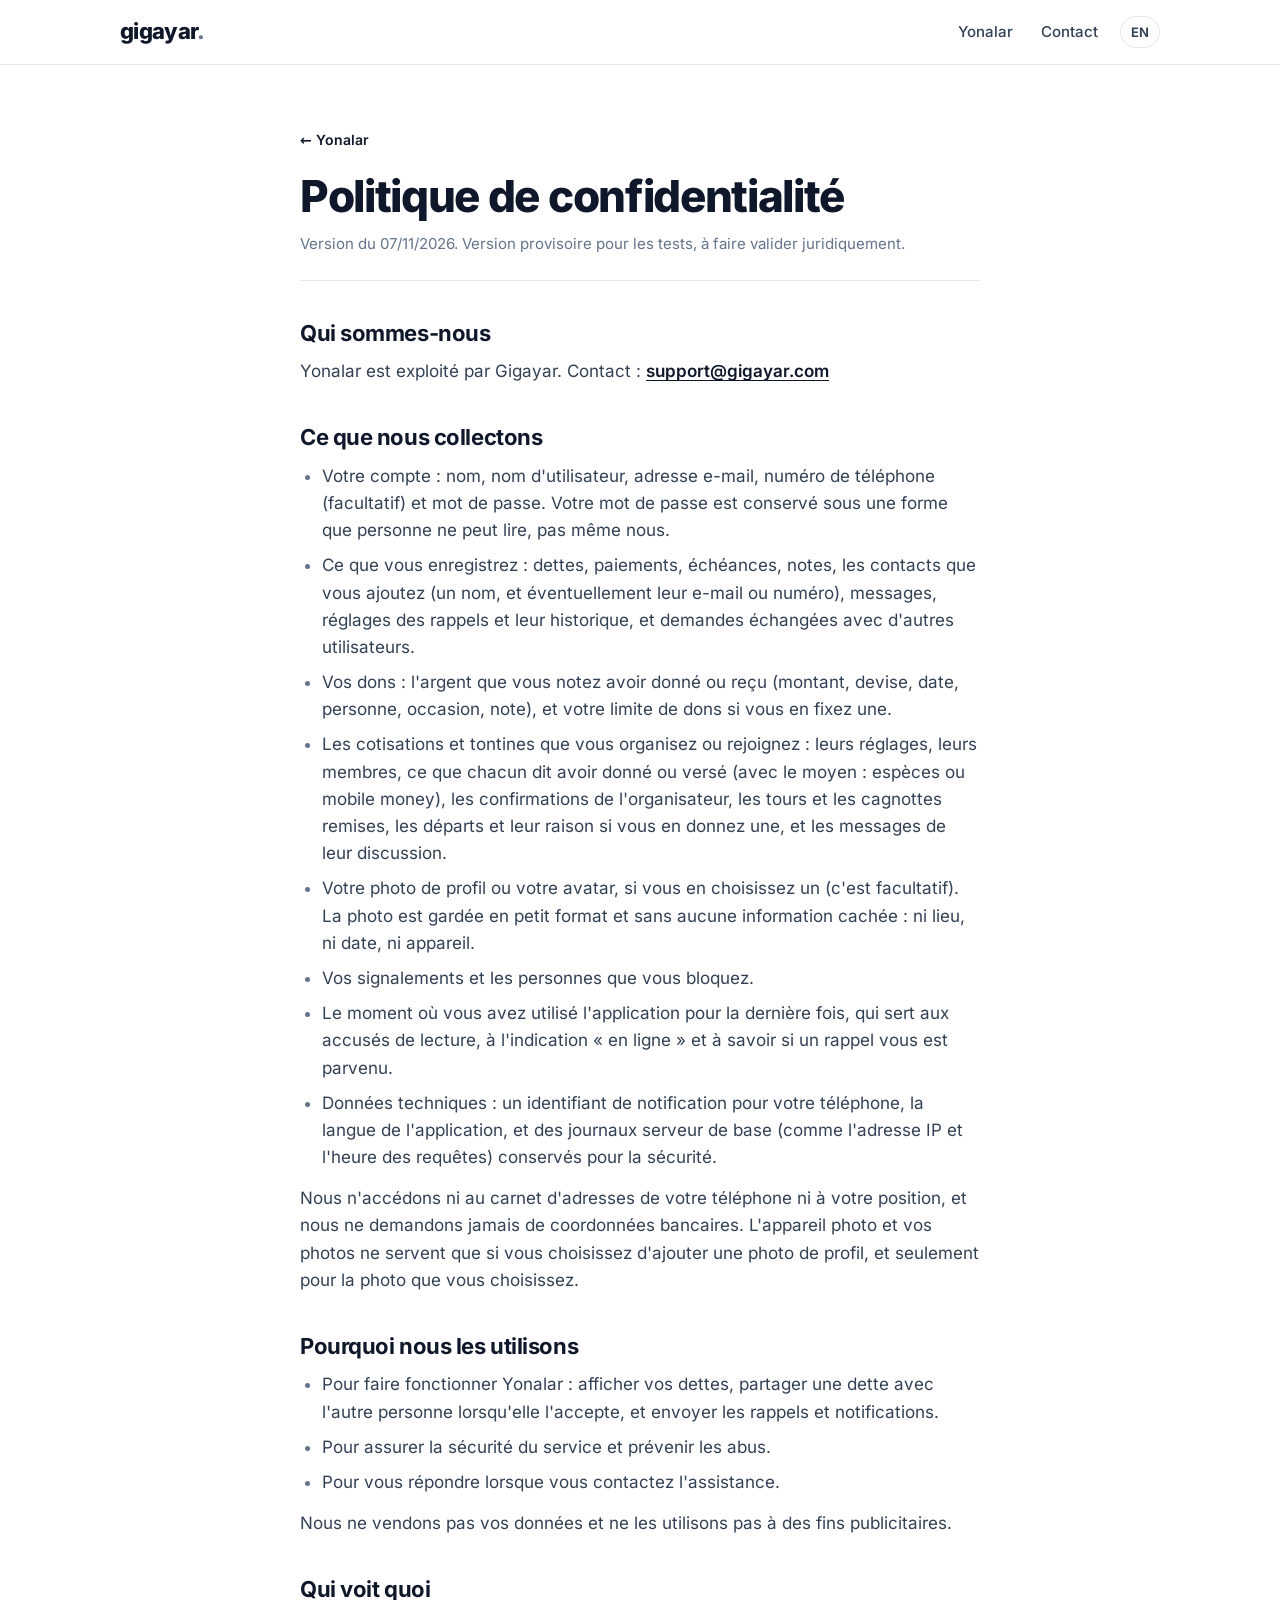
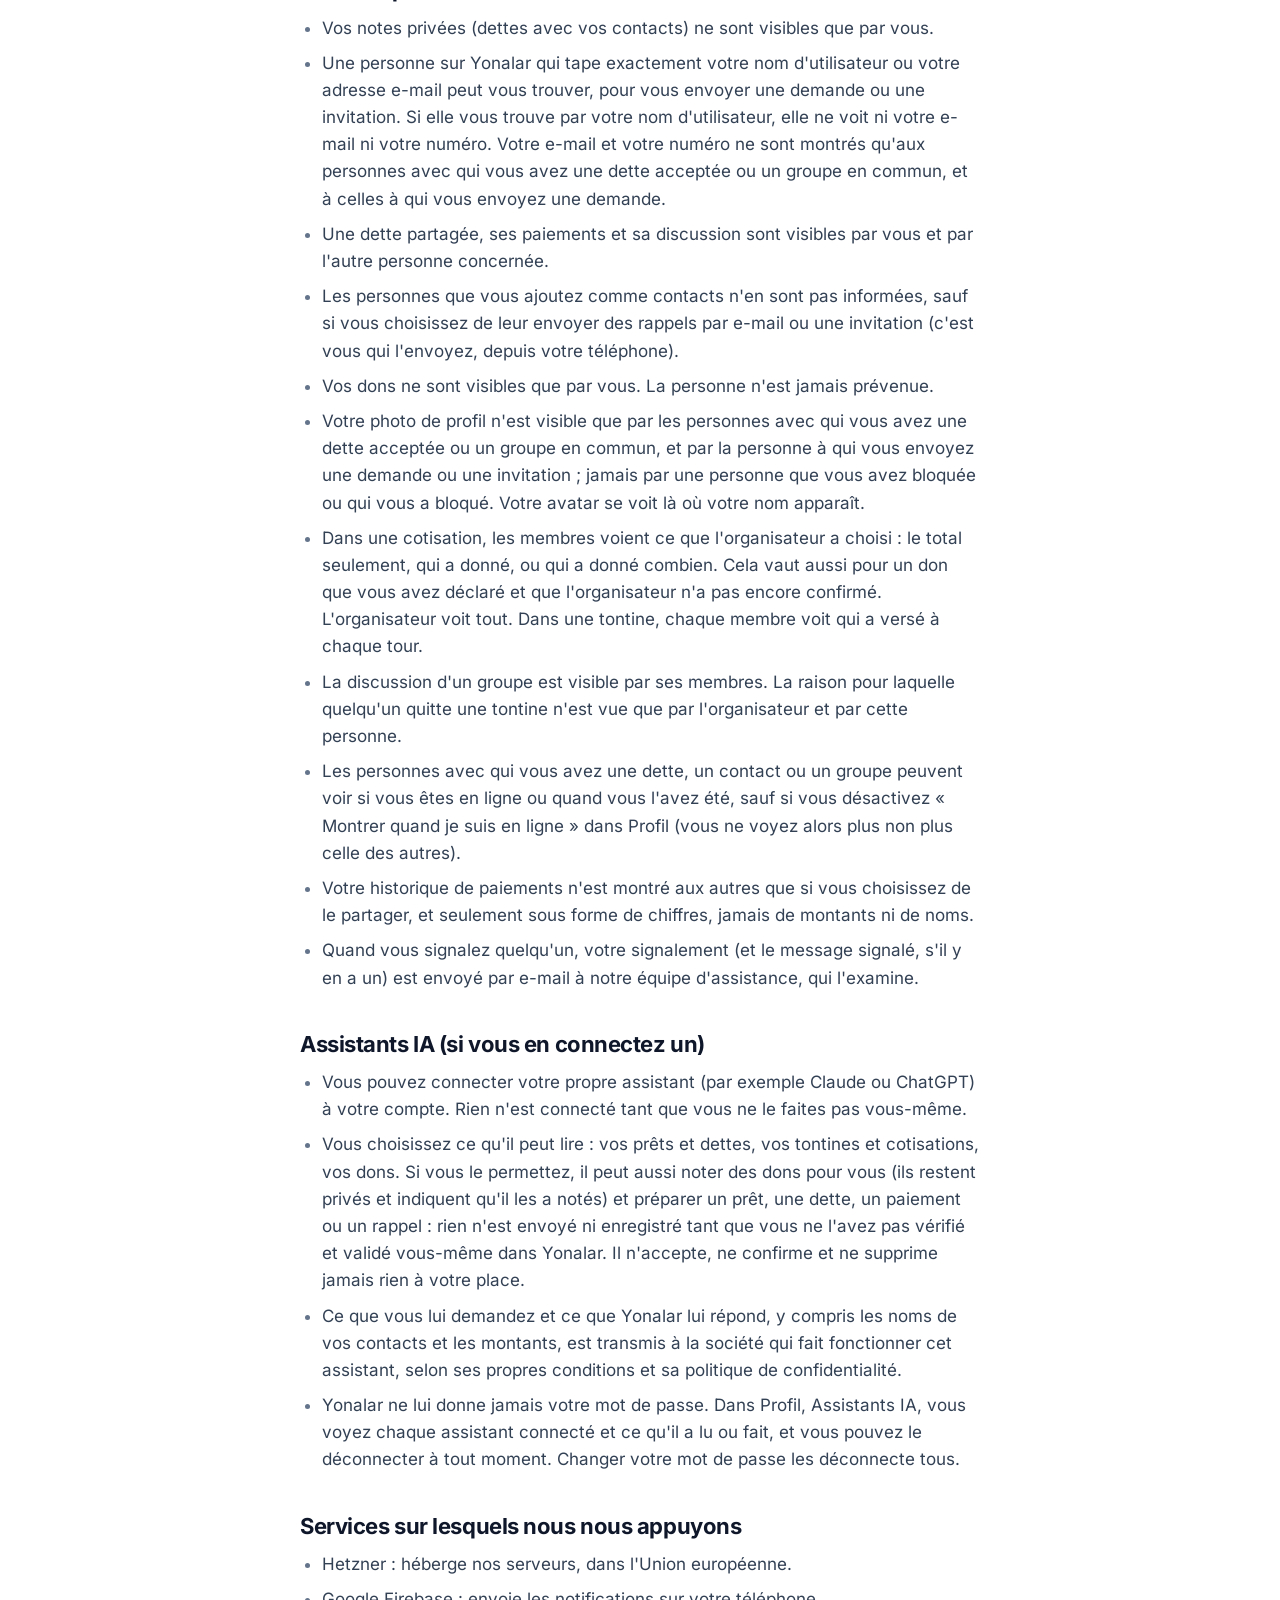
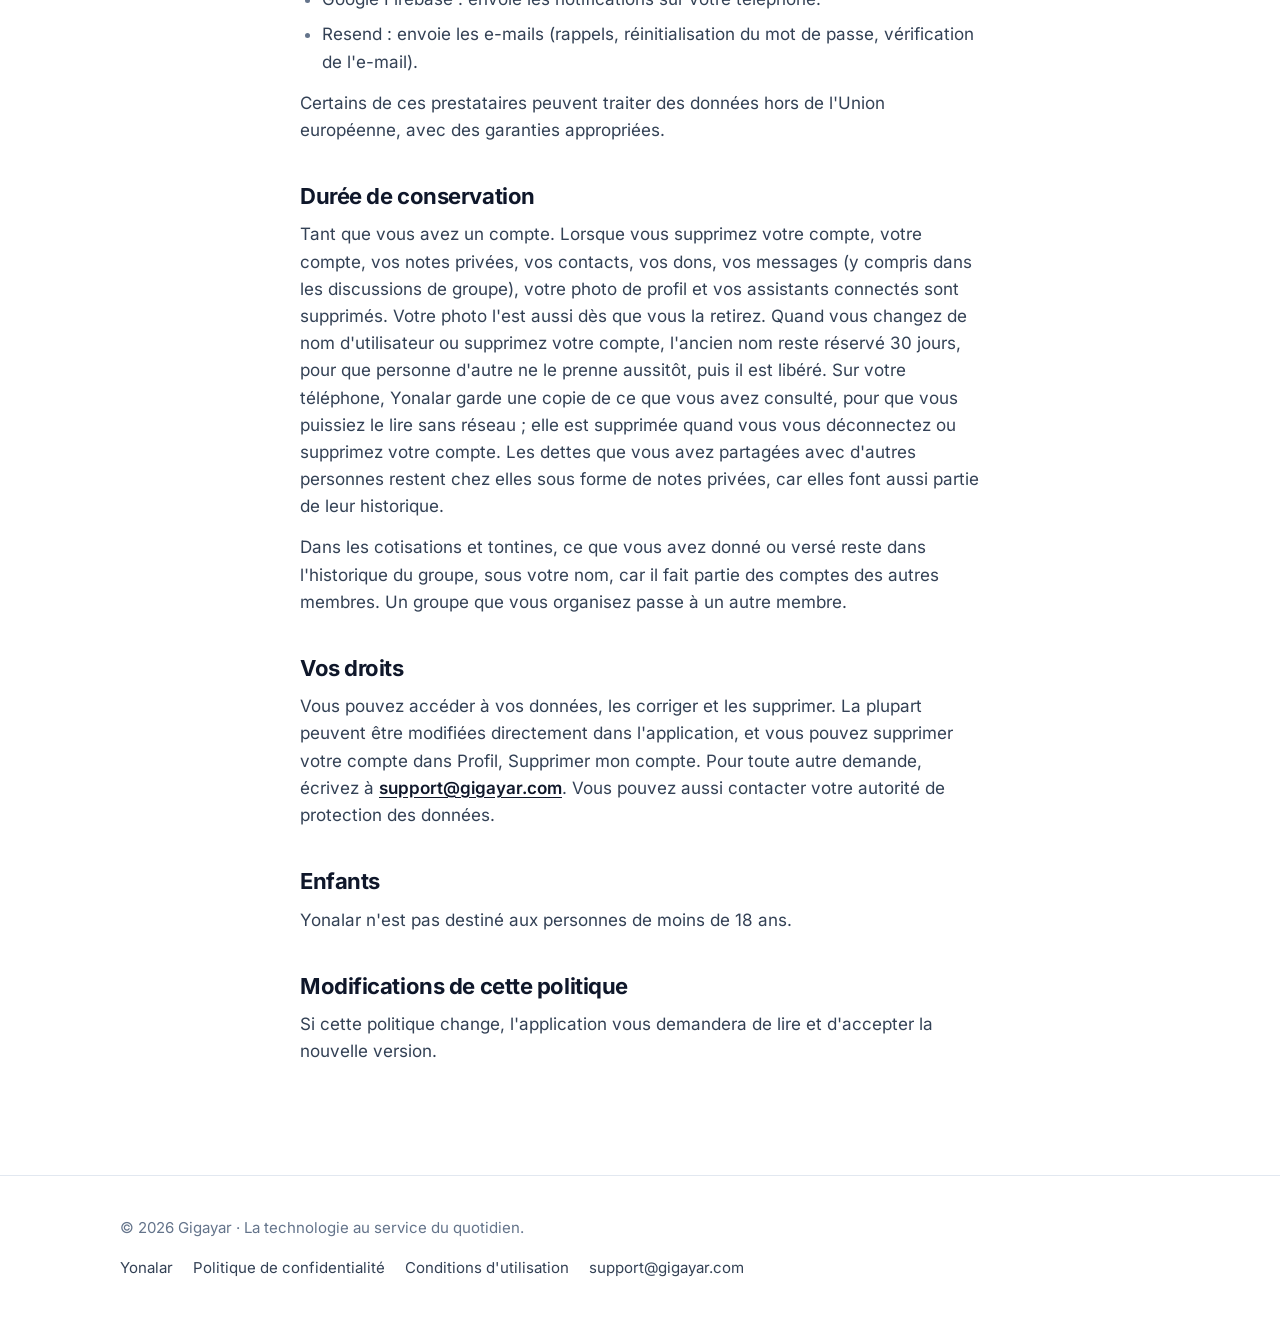
<file: docs/fr/nyongo/privacy/index.html>
<!doctype html>
<html lang="fr">
<head>
<meta charset="utf-8">
<meta name="viewport" content="width=device-width, initial-scale=1">
<title>Politique de confidentialité · Yonalar</title>
<meta name="description" content="Politique de confidentialité · Yonalar">
<link rel="canonical" href="https://gigayar.com/fr/nyongo/privacy/">
<link rel="alternate" hreflang="en" href="https://gigayar.com/nyongo/privacy/"><link rel="alternate" hreflang="fr" href="https://gigayar.com/fr/nyongo/privacy/"><link rel="alternate" hreflang="x-default" href="https://gigayar.com/nyongo/privacy/">
<meta property="og:title" content="Politique de confidentialité · Yonalar">
<meta property="og:description" content="Politique de confidentialité · Yonalar">
<meta property="og:url" content="https://gigayar.com/fr/nyongo/privacy/">
<meta property="og:type" content="website">
<meta property="og:site_name" content="Gigayar">
<meta name="theme-color" content="#1A1A2E">
<link rel="icon" href="../../../favicon.svg" type="image/svg+xml">
<link rel="preload" href="../../../assets/inter-latin.woff2" as="font" type="font/woff2" crossorigin>
<link rel="stylesheet" href="../../../assets/style.css">
</head>
<body class="yonalar">
<a class="skip" href="#main">Aller au contenu</a>
<header class="site-header">
  <div class="wrap">
    <a class="brand" href="../../../fr//">gigayar<span>.</span></a>
    <nav class="site-nav" aria-label="Main">
      <a href="../../../fr/nyongo/">Yonalar</a>
      <a href="../../../fr//#contact">Contact</a>
      <a class="lang" href="../../../nyongo/privacy/" hreflang="en" lang="en"
         aria-label="English version">EN</a>
    </nav>
  </div>
</header>
<main id="main">
<article class="doc"><p class="crumb"><a href="../../../fr/nyongo/">← Yonalar</a></p>
<h1>Politique de confidentialité</h1>
<p class="meta">Version du 07/11/2026. Version provisoire pour les tests, à faire valider juridiquement.</p>
<h2>Qui sommes-nous</h2>
<p>Yonalar est exploité par Gigayar. Contact : <a href="mailto:support@gigayar.com">support@gigayar.com</a></p>
<h2>Ce que nous collectons</h2>
<ul><li>Votre compte : nom, nom d'utilisateur, adresse e-mail, numéro de téléphone (facultatif) et mot de passe. Votre mot de passe est conservé sous une forme que personne ne peut lire, pas même nous.</li><li>Ce que vous enregistrez : dettes, paiements, échéances, notes, les contacts que vous ajoutez (un nom, et éventuellement leur e-mail ou numéro), messages, réglages des rappels et leur historique, et demandes échangées avec d'autres utilisateurs.</li><li>Vos dons : l'argent que vous notez avoir donné ou reçu (montant, devise, date, personne, occasion, note), et votre limite de dons si vous en fixez une.</li><li>Les cotisations et tontines que vous organisez ou rejoignez : leurs réglages, leurs membres, ce que chacun dit avoir donné ou versé (avec le moyen : espèces ou mobile money), les confirmations de l'organisateur, les tours et les cagnottes remises, les départs et leur raison si vous en donnez une, et les messages de leur discussion.</li><li>Votre photo de profil ou votre avatar, si vous en choisissez un (c'est facultatif). La photo est gardée en petit format et sans aucune information cachée : ni lieu, ni date, ni appareil.</li><li>Vos signalements et les personnes que vous bloquez.</li><li>Le moment où vous avez utilisé l'application pour la dernière fois, qui sert aux accusés de lecture, à l'indication « en ligne » et à savoir si un rappel vous est parvenu.</li><li>Données techniques : un identifiant de notification pour votre téléphone, la langue de l'application, et des journaux serveur de base (comme l'adresse IP et l'heure des requêtes) conservés pour la sécurité.</li></ul>
<p>Nous n'accédons ni au carnet d'adresses de votre téléphone ni à votre position, et nous ne demandons jamais de coordonnées bancaires. L'appareil photo et vos photos ne servent que si vous choisissez d'ajouter une photo de profil, et seulement pour la photo que vous choisissez.</p>
<h2>Pourquoi nous les utilisons</h2>
<ul><li>Pour faire fonctionner Yonalar : afficher vos dettes, partager une dette avec l'autre personne lorsqu'elle l'accepte, et envoyer les rappels et notifications.</li><li>Pour assurer la sécurité du service et prévenir les abus.</li><li>Pour vous répondre lorsque vous contactez l'assistance.</li></ul>
<p>Nous ne vendons pas vos données et ne les utilisons pas à des fins publicitaires.</p>
<h2>Qui voit quoi</h2>
<ul><li>Vos notes privées (dettes avec vos contacts) ne sont visibles que par vous.</li><li>Une personne sur Yonalar qui tape exactement votre nom d'utilisateur ou votre adresse e-mail peut vous trouver, pour vous envoyer une demande ou une invitation. Si elle vous trouve par votre nom d'utilisateur, elle ne voit ni votre e-mail ni votre numéro. Votre e-mail et votre numéro ne sont montrés qu'aux personnes avec qui vous avez une dette acceptée ou un groupe en commun, et à celles à qui vous envoyez une demande.</li><li>Une dette partagée, ses paiements et sa discussion sont visibles par vous et par l'autre personne concernée.</li><li>Les personnes que vous ajoutez comme contacts n'en sont pas informées, sauf si vous choisissez de leur envoyer des rappels par e-mail ou une invitation (c'est vous qui l'envoyez, depuis votre téléphone).</li><li>Vos dons ne sont visibles que par vous. La personne n'est jamais prévenue.</li><li>Votre photo de profil n'est visible que par les personnes avec qui vous avez une dette acceptée ou un groupe en commun, et par la personne à qui vous envoyez une demande ou une invitation ; jamais par une personne que vous avez bloquée ou qui vous a bloqué. Votre avatar se voit là où votre nom apparaît.</li><li>Dans une cotisation, les membres voient ce que l'organisateur a choisi : le total seulement, qui a donné, ou qui a donné combien. Cela vaut aussi pour un don que vous avez déclaré et que l'organisateur n'a pas encore confirmé. L'organisateur voit tout. Dans une tontine, chaque membre voit qui a versé à chaque tour.</li><li>La discussion d'un groupe est visible par ses membres. La raison pour laquelle quelqu'un quitte une tontine n'est vue que par l'organisateur et par cette personne.</li><li>Les personnes avec qui vous avez une dette, un contact ou un groupe peuvent voir si vous êtes en ligne ou quand vous l'avez été, sauf si vous désactivez « Montrer quand je suis en ligne » dans Profil (vous ne voyez alors plus non plus celle des autres).</li><li>Votre historique de paiements n'est montré aux autres que si vous choisissez de le partager, et seulement sous forme de chiffres, jamais de montants ni de noms.</li><li>Quand vous signalez quelqu'un, votre signalement (et le message signalé, s'il y en a un) est envoyé par e-mail à notre équipe d'assistance, qui l'examine.</li></ul>
<h2>Assistants IA (si vous en connectez un)</h2>
<ul><li>Vous pouvez connecter votre propre assistant (par exemple Claude ou ChatGPT) à votre compte. Rien n'est connecté tant que vous ne le faites pas vous-même.</li><li>Vous choisissez ce qu'il peut lire : vos prêts et dettes, vos tontines et cotisations, vos dons. Si vous le permettez, il peut aussi noter des dons pour vous (ils restent privés et indiquent qu'il les a notés) et préparer un prêt, une dette, un paiement ou un rappel : rien n'est envoyé ni enregistré tant que vous ne l'avez pas vérifié et validé vous-même dans Yonalar. Il n'accepte, ne confirme et ne supprime jamais rien à votre place.</li><li>Ce que vous lui demandez et ce que Yonalar lui répond, y compris les noms de vos contacts et les montants, est transmis à la société qui fait fonctionner cet assistant, selon ses propres conditions et sa politique de confidentialité.</li><li>Yonalar ne lui donne jamais votre mot de passe. Dans Profil, Assistants IA, vous voyez chaque assistant connecté et ce qu'il a lu ou fait, et vous pouvez le déconnecter à tout moment. Changer votre mot de passe les déconnecte tous.</li></ul>
<h2>Services sur lesquels nous nous appuyons</h2>
<ul><li>Hetzner : héberge nos serveurs, dans l'Union européenne.</li><li>Google Firebase : envoie les notifications sur votre téléphone.</li><li>Resend : envoie les e-mails (rappels, réinitialisation du mot de passe, vérification de l'e-mail).</li></ul>
<p>Certains de ces prestataires peuvent traiter des données hors de l'Union européenne, avec des garanties appropriées.</p>
<h2>Durée de conservation</h2>
<p>Tant que vous avez un compte. Lorsque vous supprimez votre compte, votre compte, vos notes privées, vos contacts, vos dons, vos messages (y compris dans les discussions de groupe), votre photo de profil et vos assistants connectés sont supprimés. Votre photo l'est aussi dès que vous la retirez. Quand vous changez de nom d'utilisateur ou supprimez votre compte, l'ancien nom reste réservé 30 jours, pour que personne d'autre ne le prenne aussitôt, puis il est libéré. Sur votre téléphone, Yonalar garde une copie de ce que vous avez consulté, pour que vous puissiez le lire sans réseau ; elle est supprimée quand vous vous déconnectez ou supprimez votre compte. Les dettes que vous avez partagées avec d'autres personnes restent chez elles sous forme de notes privées, car elles font aussi partie de leur historique.</p>
<p>Dans les cotisations et tontines, ce que vous avez donné ou versé reste dans l'historique du groupe, sous votre nom, car il fait partie des comptes des autres membres. Un groupe que vous organisez passe à un autre membre.</p>
<h2>Vos droits</h2>
<p>Vous pouvez accéder à vos données, les corriger et les supprimer. La plupart peuvent être modifiées directement dans l'application, et vous pouvez supprimer votre compte dans Profil, Supprimer mon compte. Pour toute autre demande, écrivez à <a href="mailto:support@gigayar.com">support@gigayar.com</a>. Vous pouvez aussi contacter votre autorité de protection des données.</p>
<h2>Enfants</h2>
<p>Yonalar n'est pas destiné aux personnes de moins de 18 ans.</p>
<h2>Modifications de cette politique</h2>
<p>Si cette politique change, l'application vous demandera de lire et d'accepter la nouvelle version.</p>
</article>
</main>
<footer class="site-footer">
  <div class="wrap">
    <div>© 2026 Gigayar · La technologie au service du quotidien.</div>
    <nav aria-label="Footer">
      <a href="../../../fr/nyongo/">Yonalar</a>
      <a href="../../../fr/nyongo/privacy/">Politique de confidentialité</a>
      <a href="../../../fr/nyongo/terms/">Conditions d'utilisation</a>
      <a href="mailto:support@gigayar.com">support@gigayar.com</a>
    </nav>
  </div>
</footer>
</body>
</html>
</file>
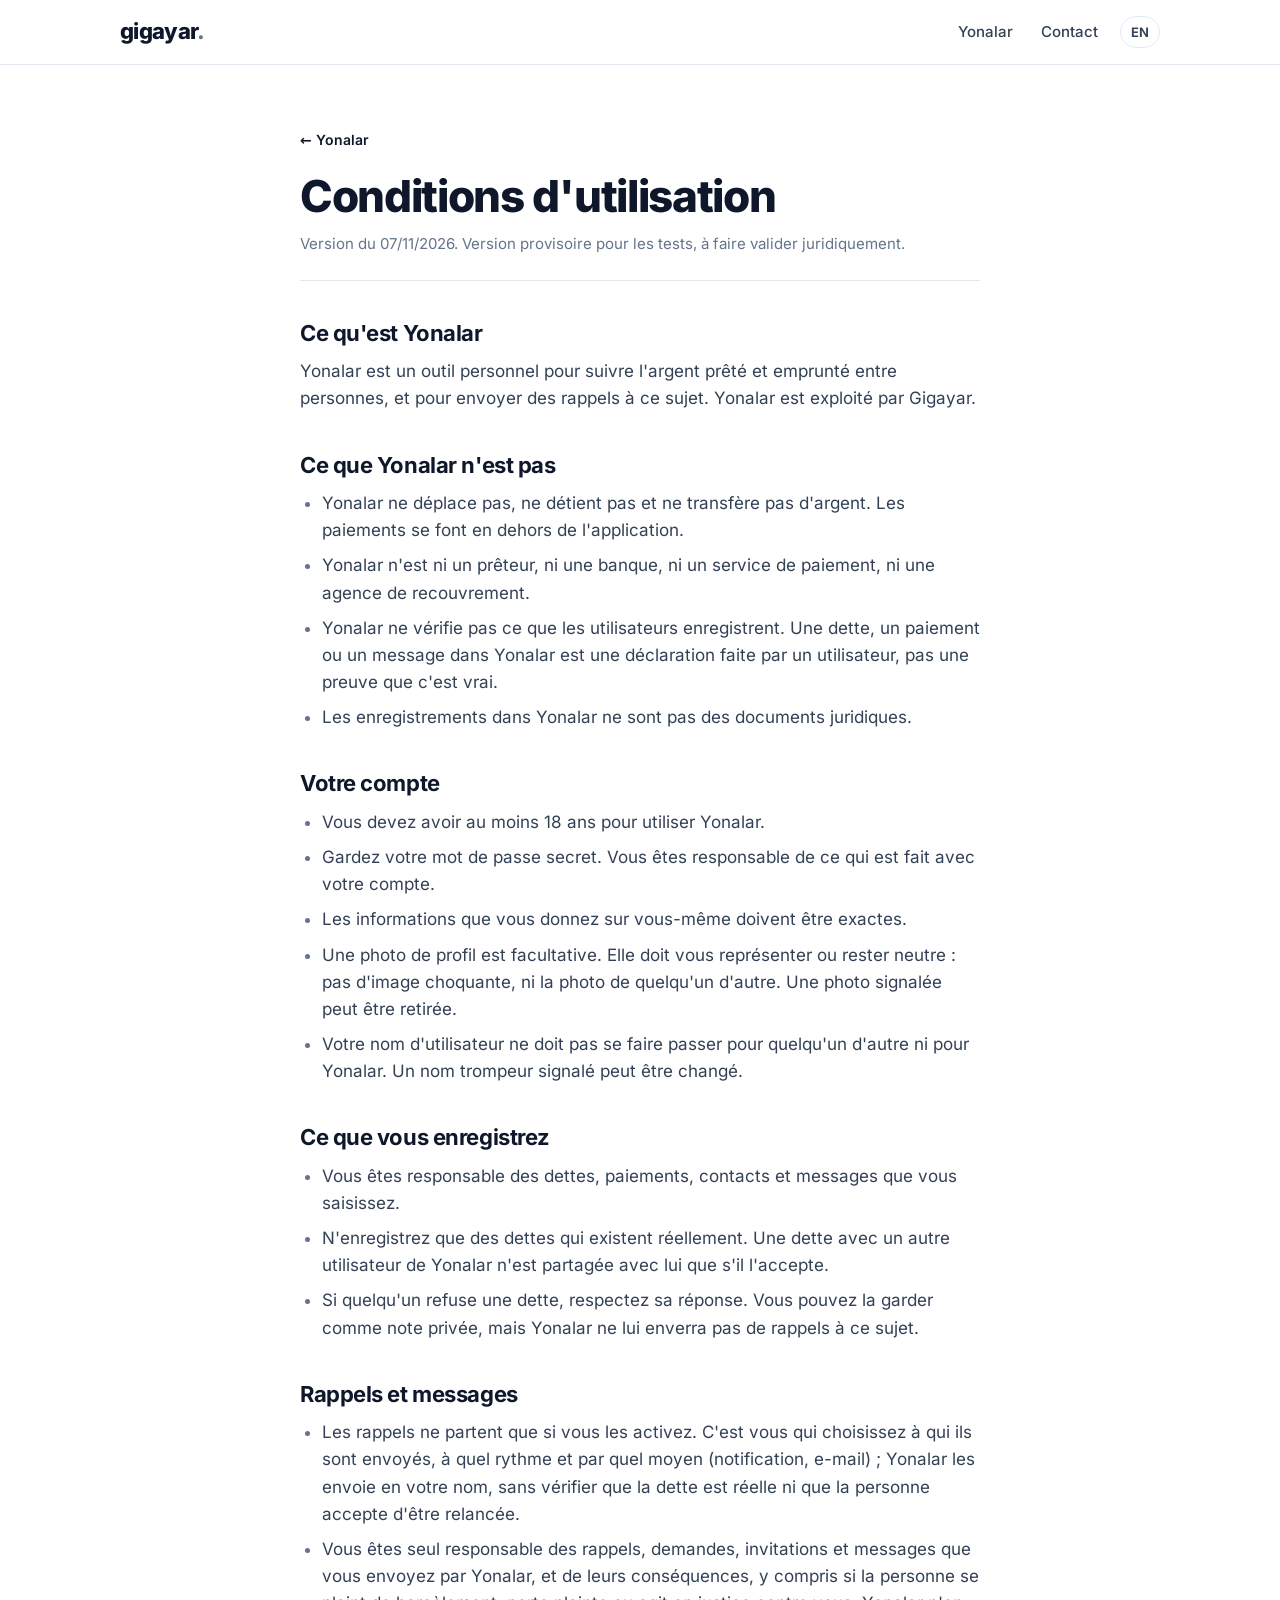
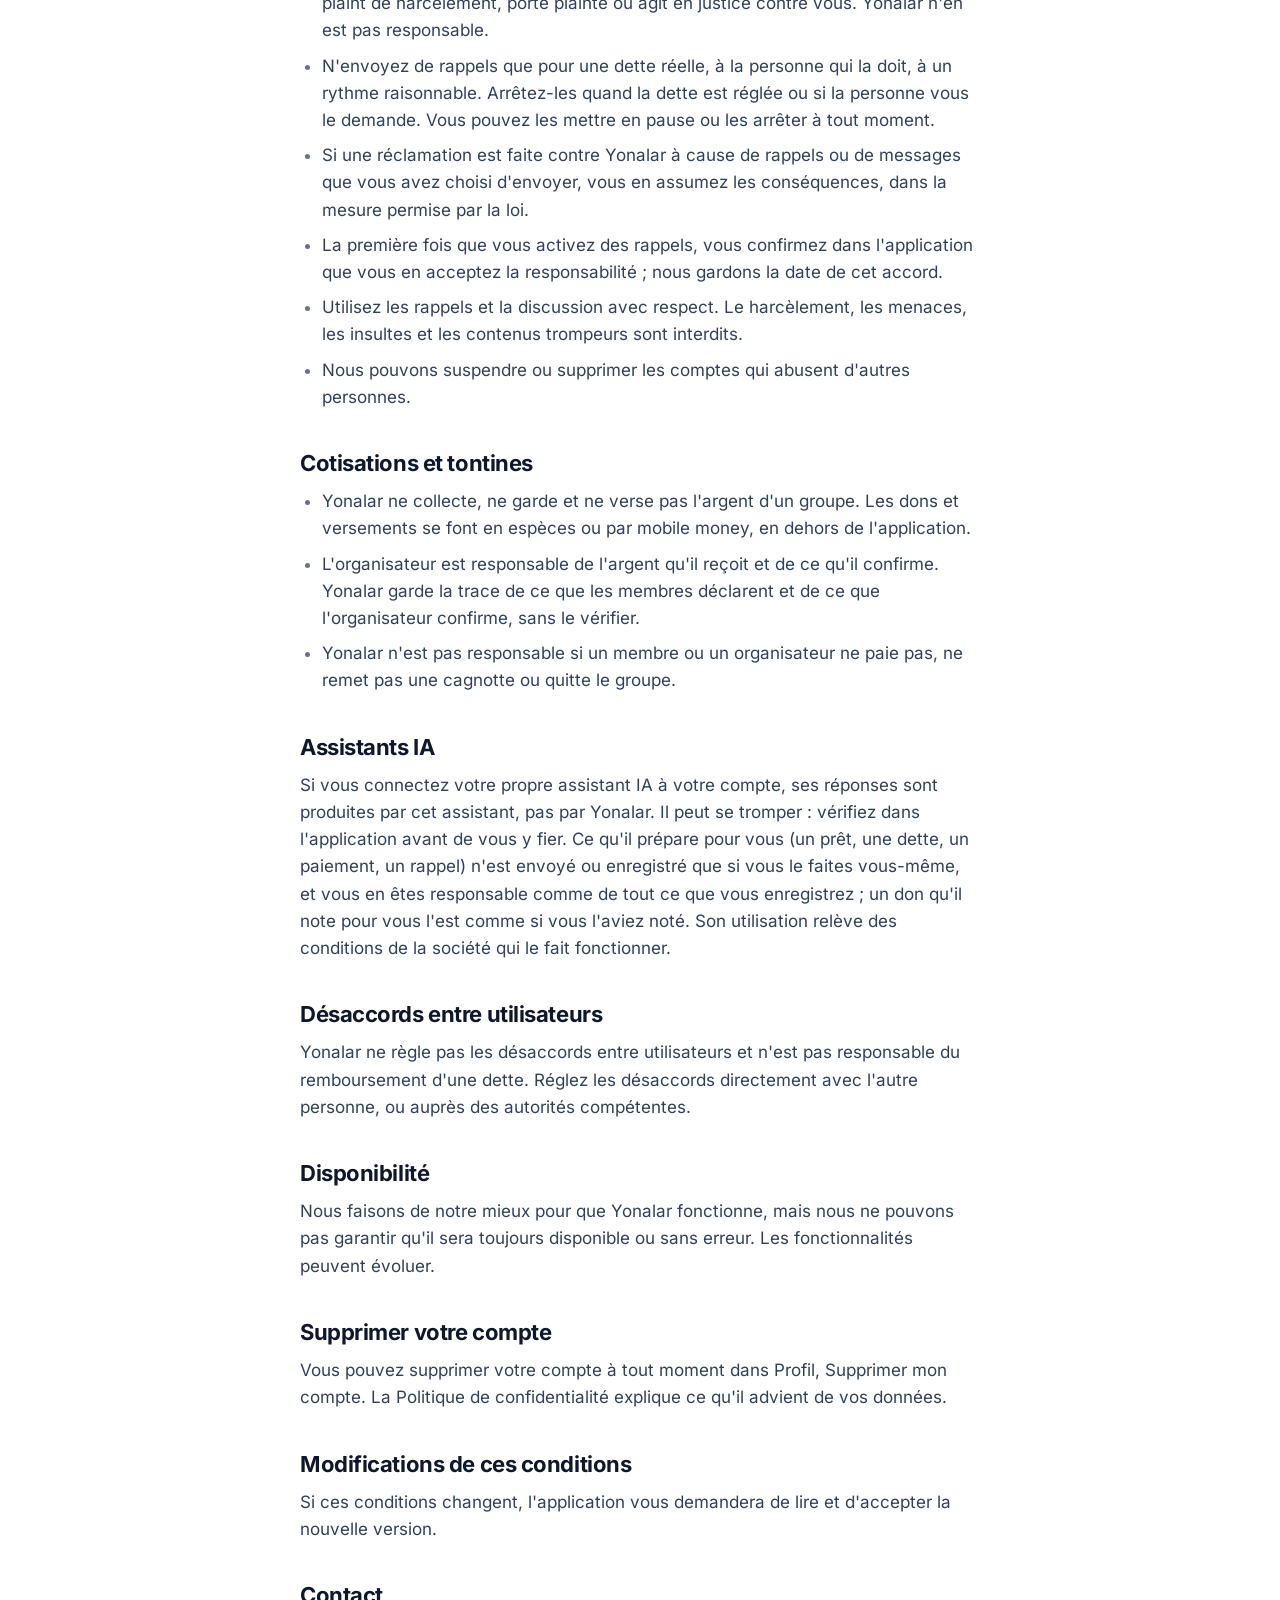
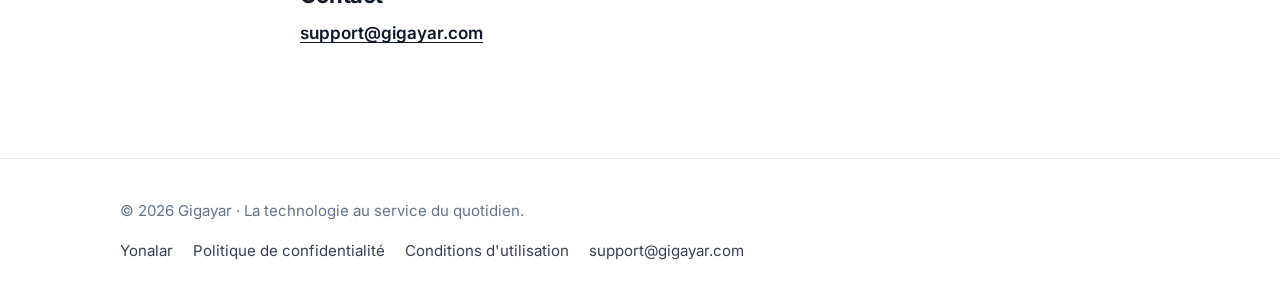
<file: docs/fr/nyongo/terms/index.html>
<!doctype html>
<html lang="fr">
<head>
<meta charset="utf-8">
<meta name="viewport" content="width=device-width, initial-scale=1">
<title>Conditions d'utilisation · Yonalar</title>
<meta name="description" content="Conditions d&#x27;utilisation · Yonalar">
<link rel="canonical" href="https://gigayar.com/fr/nyongo/terms/">
<link rel="alternate" hreflang="en" href="https://gigayar.com/nyongo/terms/"><link rel="alternate" hreflang="fr" href="https://gigayar.com/fr/nyongo/terms/"><link rel="alternate" hreflang="x-default" href="https://gigayar.com/nyongo/terms/">
<meta property="og:title" content="Conditions d'utilisation · Yonalar">
<meta property="og:description" content="Conditions d&#x27;utilisation · Yonalar">
<meta property="og:url" content="https://gigayar.com/fr/nyongo/terms/">
<meta property="og:type" content="website">
<meta property="og:site_name" content="Gigayar">
<meta name="theme-color" content="#1A1A2E">
<link rel="icon" href="../../../favicon.svg" type="image/svg+xml">
<link rel="preload" href="../../../assets/inter-latin.woff2" as="font" type="font/woff2" crossorigin>
<link rel="stylesheet" href="../../../assets/style.css">
</head>
<body class="yonalar">
<a class="skip" href="#main">Aller au contenu</a>
<header class="site-header">
  <div class="wrap">
    <a class="brand" href="../../../fr//">gigayar<span>.</span></a>
    <nav class="site-nav" aria-label="Main">
      <a href="../../../fr/nyongo/">Yonalar</a>
      <a href="../../../fr//#contact">Contact</a>
      <a class="lang" href="../../../nyongo/terms/" hreflang="en" lang="en"
         aria-label="English version">EN</a>
    </nav>
  </div>
</header>
<main id="main">
<article class="doc"><p class="crumb"><a href="../../../fr/nyongo/">← Yonalar</a></p>
<h1>Conditions d'utilisation</h1>
<p class="meta">Version du 07/11/2026. Version provisoire pour les tests, à faire valider juridiquement.</p>
<h2>Ce qu'est Yonalar</h2>
<p>Yonalar est un outil personnel pour suivre l'argent prêté et emprunté entre personnes, et pour envoyer des rappels à ce sujet. Yonalar est exploité par Gigayar.</p>
<h2>Ce que Yonalar n'est pas</h2>
<ul><li>Yonalar ne déplace pas, ne détient pas et ne transfère pas d'argent. Les paiements se font en dehors de l'application.</li><li>Yonalar n'est ni un prêteur, ni une banque, ni un service de paiement, ni une agence de recouvrement.</li><li>Yonalar ne vérifie pas ce que les utilisateurs enregistrent. Une dette, un paiement ou un message dans Yonalar est une déclaration faite par un utilisateur, pas une preuve que c'est vrai.</li><li>Les enregistrements dans Yonalar ne sont pas des documents juridiques.</li></ul>
<h2>Votre compte</h2>
<ul><li>Vous devez avoir au moins 18 ans pour utiliser Yonalar.</li><li>Gardez votre mot de passe secret. Vous êtes responsable de ce qui est fait avec votre compte.</li><li>Les informations que vous donnez sur vous-même doivent être exactes.</li><li>Une photo de profil est facultative. Elle doit vous représenter ou rester neutre : pas d'image choquante, ni la photo de quelqu'un d'autre. Une photo signalée peut être retirée.</li><li>Votre nom d'utilisateur ne doit pas se faire passer pour quelqu'un d'autre ni pour Yonalar. Un nom trompeur signalé peut être changé.</li></ul>
<h2>Ce que vous enregistrez</h2>
<ul><li>Vous êtes responsable des dettes, paiements, contacts et messages que vous saisissez.</li><li>N'enregistrez que des dettes qui existent réellement. Une dette avec un autre utilisateur de Yonalar n'est partagée avec lui que s'il l'accepte.</li><li>Si quelqu'un refuse une dette, respectez sa réponse. Vous pouvez la garder comme note privée, mais Yonalar ne lui enverra pas de rappels à ce sujet.</li></ul>
<h2>Rappels et messages</h2>
<ul><li>Les rappels ne partent que si vous les activez. C'est vous qui choisissez à qui ils sont envoyés, à quel rythme et par quel moyen (notification, e-mail) ; Yonalar les envoie en votre nom, sans vérifier que la dette est réelle ni que la personne accepte d'être relancée.</li><li>Vous êtes seul responsable des rappels, demandes, invitations et messages que vous envoyez par Yonalar, et de leurs conséquences, y compris si la personne se plaint de harcèlement, porte plainte ou agit en justice contre vous. Yonalar n'en est pas responsable.</li><li>N'envoyez de rappels que pour une dette réelle, à la personne qui la doit, à un rythme raisonnable. Arrêtez-les quand la dette est réglée ou si la personne vous le demande. Vous pouvez les mettre en pause ou les arrêter à tout moment.</li><li>Si une réclamation est faite contre Yonalar à cause de rappels ou de messages que vous avez choisi d'envoyer, vous en assumez les conséquences, dans la mesure permise par la loi.</li><li>La première fois que vous activez des rappels, vous confirmez dans l'application que vous en acceptez la responsabilité ; nous gardons la date de cet accord.</li><li>Utilisez les rappels et la discussion avec respect. Le harcèlement, les menaces, les insultes et les contenus trompeurs sont interdits.</li><li>Nous pouvons suspendre ou supprimer les comptes qui abusent d'autres personnes.</li></ul>
<h2>Cotisations et tontines</h2>
<ul><li>Yonalar ne collecte, ne garde et ne verse pas l'argent d'un groupe. Les dons et versements se font en espèces ou par mobile money, en dehors de l'application.</li><li>L'organisateur est responsable de l'argent qu'il reçoit et de ce qu'il confirme. Yonalar garde la trace de ce que les membres déclarent et de ce que l'organisateur confirme, sans le vérifier.</li><li>Yonalar n'est pas responsable si un membre ou un organisateur ne paie pas, ne remet pas une cagnotte ou quitte le groupe.</li></ul>
<h2>Assistants IA</h2>
<p>Si vous connectez votre propre assistant IA à votre compte, ses réponses sont produites par cet assistant, pas par Yonalar. Il peut se tromper : vérifiez dans l'application avant de vous y fier. Ce qu'il prépare pour vous (un prêt, une dette, un paiement, un rappel) n'est envoyé ou enregistré que si vous le faites vous-même, et vous en êtes responsable comme de tout ce que vous enregistrez ; un don qu'il note pour vous l'est comme si vous l'aviez noté. Son utilisation relève des conditions de la société qui le fait fonctionner.</p>
<h2>Désaccords entre utilisateurs</h2>
<p>Yonalar ne règle pas les désaccords entre utilisateurs et n'est pas responsable du remboursement d'une dette. Réglez les désaccords directement avec l'autre personne, ou auprès des autorités compétentes.</p>
<h2>Disponibilité</h2>
<p>Nous faisons de notre mieux pour que Yonalar fonctionne, mais nous ne pouvons pas garantir qu'il sera toujours disponible ou sans erreur. Les fonctionnalités peuvent évoluer.</p>
<h2>Supprimer votre compte</h2>
<p>Vous pouvez supprimer votre compte à tout moment dans Profil, Supprimer mon compte. La Politique de confidentialité explique ce qu'il advient de vos données.</p>
<h2>Modifications de ces conditions</h2>
<p>Si ces conditions changent, l'application vous demandera de lire et d'accepter la nouvelle version.</p>
<h2>Contact</h2>
<p><a href="mailto:support@gigayar.com">support@gigayar.com</a></p>
</article>
</main>
<footer class="site-footer">
  <div class="wrap">
    <div>© 2026 Gigayar · La technologie au service du quotidien.</div>
    <nav aria-label="Footer">
      <a href="../../../fr/nyongo/">Yonalar</a>
      <a href="../../../fr/nyongo/privacy/">Politique de confidentialité</a>
      <a href="../../../fr/nyongo/terms/">Conditions d'utilisation</a>
      <a href="mailto:support@gigayar.com">support@gigayar.com</a>
    </nav>
  </div>
</footer>
</body>
</html>
</file>
<file: docs/assets/style.css>
/* Gigayar website. Plain CSS, no build step. Colors follow the Yonalar app (lib/constants.dart) on its pages; the rest is Gigayar's. */

@font-face {
  font-family: "Inter";
  font-style: normal;
  font-weight: 100 900;
  font-display: swap;
  src: url("inter-latin.woff2") format("woff2");
  unicode-range: U+0000-00FF, U+0131, U+0152-0153, U+02BB-02BC, U+02C6, U+02DA, U+02DC, U+0304, U+0308, U+0329,
    U+2000-206F, U+20AC, U+2122, U+2191, U+2193, U+2212, U+2215, U+FEFF, U+FFFD;
}
@font-face {
  font-family: "Inter";
  font-style: normal;
  font-weight: 100 900;
  font-display: swap;
  src: url("inter-latin-ext.woff2") format("woff2");
  unicode-range: U+0100-02BA, U+02BD-02C5, U+02C7-02CC, U+02CE-02D7, U+02DD-02FF, U+0304, U+0308, U+0329,
    U+1D00-1DBF, U+1E00-1E9F, U+1EF2-1EFF, U+2020, U+20A0-20AB, U+20AD-20C0, U+2113, U+2C60-2C7F, U+A720-A7FF;
}

:root {
  --navy: #1a1a2e;
  --navy-2: #16213e;
  --lime: #cdff00;
  --ink: #0f172a;
  --text: #334155;
  --muted: #64748b;
  --line: #e2e8f0;
  --bg: #ffffff;
  --bg-soft: #f8fafc;
  --radius: 16px;
  --shadow: 0 1px 2px rgba(15, 23, 42, 0.04), 0 8px 24px rgba(15, 23, 42, 0.06);
  color-scheme: light;
}

*,
*::before,
*::after {
  box-sizing: border-box;
}

html {
  -webkit-text-size-adjust: 100%;
}

body {
  margin: 0;
  background: var(--bg);
  color: var(--text);
  font-family: "Inter", system-ui, -apple-system, "Segoe UI", Roboto, sans-serif;
  font-size: 17px;
  line-height: 1.6;
  -webkit-font-smoothing: antialiased;
}

h1,
h2,
h3 {
  color: var(--ink);
  line-height: 1.15;
  letter-spacing: -0.02em;
  margin: 0;
}

a {
  color: inherit;
}

p {
  margin: 0;
}

.wrap {
  max-width: 1080px;
  margin: 0 auto;
  padding: 0 20px;
}

.skip {
  position: absolute;
  left: -9999px;
}
.skip:focus {
  left: 12px;
  top: 12px;
  background: var(--ink);
  color: #fff;
  padding: 8px 12px;
  border-radius: 8px;
  z-index: 10;
}

/* Header */
.site-header {
  position: sticky;
  top: 0;
  z-index: 5;
  background: rgba(255, 255, 255, 0.9);
  backdrop-filter: saturate(180%) blur(12px);
  -webkit-backdrop-filter: saturate(180%) blur(12px);
  border-bottom: 1px solid var(--line);
}
.site-header .wrap {
  display: flex;
  align-items: center;
  justify-content: space-between;
  height: 64px;
  gap: 16px;
}
.brand {
  font-weight: 800;
  font-size: 22px;
  letter-spacing: -0.03em;
  color: var(--ink);
  text-decoration: none;
}
.brand span {
  color: var(--muted);
}
.site-nav {
  display: flex;
  align-items: center;
  gap: 4px;
}
.site-nav a {
  text-decoration: none;
  font-size: 15px;
  font-weight: 500;
  color: var(--text);
  padding: 8px 12px;
  border-radius: 999px;
}
.site-nav a:hover {
  background: var(--bg-soft);
  color: var(--ink);
}
.site-nav a[aria-current="page"] {
  color: var(--ink);
  font-weight: 650;
}
.site-nav .lang {
  border: 1px solid var(--line);
  font-size: 13px;
  font-weight: 650;
  padding: 5px 10px;
  margin-left: 6px;
}

/* Buttons */
.actions {
  display: flex;
  flex-wrap: wrap;
  gap: 12px;
  margin-top: 32px;
}
.btn {
  display: inline-flex;
  align-items: center;
  gap: 8px;
  padding: 13px 22px;
  border-radius: 999px;
  font-weight: 650;
  font-size: 16px;
  text-decoration: none;
  border: 1px solid transparent;
  transition: transform 0.15s ease, background 0.15s ease;
}
.btn:hover {
  transform: translateY(-1px);
}
.btn-primary {
  background: var(--navy);
  color: #fff;
}
.btn-secondary {
  border-color: var(--line);
  color: var(--ink);
  background: #fff;
}
.btn-lime {
  background: var(--lime);
  color: var(--navy);
}
.btn-ghost-dark {
  border-color: rgba(255, 255, 255, 0.25);
  color: #fff;
}

/* Sections */
section {
  padding: 88px 0;
}
.section-soft {
  background: var(--bg-soft);
}
.eyebrow {
  display: inline-block;
  font-size: 13px;
  font-weight: 700;
  letter-spacing: 0.08em;
  text-transform: uppercase;
  color: var(--muted);
  margin-bottom: 14px;
}
.section-title {
  font-size: clamp(28px, 4vw, 38px);
  margin-bottom: 40px;
  max-width: 640px;
}

/* Home hero */
.hero {
  padding: 104px 0 96px;
  background: radial-gradient(1200px 400px at 85% -10%, #eef2ff 0%, transparent 60%), var(--bg);
}
.hero h1 {
  font-size: clamp(40px, 7vw, 72px);
  font-weight: 800;
  letter-spacing: -0.04em;
  max-width: 820px;
}
.hero .lead {
  font-size: clamp(18px, 2.2vw, 21px);
  color: var(--text);
  max-width: 640px;
  margin-top: 24px;
}

/* Product cards */
.grid-2 {
  display: grid;
  grid-template-columns: repeat(auto-fit, minmax(300px, 1fr));
  gap: 20px;
}
.grid-3 {
  display: grid;
  grid-template-columns: repeat(auto-fit, minmax(260px, 1fr));
  gap: 20px;
}
.product {
  border-radius: 20px;
  padding: 32px;
  display: flex;
  flex-direction: column;
  gap: 14px;
  min-height: 280px;
}
.product-nyongo {
  background: linear-gradient(145deg, var(--navy) 0%, var(--navy-2) 100%);
  color: #cbd5e1;
  text-decoration: none;
  transition: transform 0.2s ease;
}
.product-nyongo:hover {
  transform: translateY(-3px);
}
.product-nyongo h3 {
  color: #fff;
  font-size: 32px;
  font-weight: 800;
}
.product-nyongo .tag {
  color: var(--lime);
}
.product-nyongo .more {
  margin-top: auto;
  color: var(--lime);
  font-weight: 650;
}
.product-soon {
  border: 1.5px dashed var(--line);
  background: #fff;
}
.product-soon h3 {
  font-size: 22px;
}
.tag {
  font-size: 13px;
  font-weight: 700;
  letter-spacing: 0.04em;
  text-transform: uppercase;
  color: var(--muted);
}

/* Cards */
.card {
  background: #fff;
  border-radius: var(--radius);
  padding: 28px;
  box-shadow: var(--shadow);
}
.card h3 {
  font-size: 19px;
  margin-bottom: 8px;
}
.card p {
  color: var(--muted);
  font-size: 16px;
}
.card .icon {
  width: 44px;
  height: 44px;
  border-radius: 12px;
  display: grid;
  place-items: center;
  background: var(--navy);
  color: var(--lime);
  margin-bottom: 18px;
}
.card .icon svg {
  width: 22px;
  height: 22px;
}

/* Contact band */
.contact {
  text-align: center;
}
.contact h2 {
  font-size: clamp(28px, 4vw, 38px);
  margin-bottom: 12px;
}
.contact p {
  color: var(--muted);
}
.contact .mail {
  display: inline-block;
  margin-top: 20px;
  font-size: clamp(20px, 3vw, 26px);
  font-weight: 700;
  color: var(--ink);
  text-decoration-thickness: 2px;
  text-underline-offset: 6px;
  word-break: break-word;
}

/* Nyongo hero */
.n-hero {
  background: radial-gradient(900px 420px at 90% 0%, rgba(205, 255, 0, 0.12) 0%, transparent 60%),
    linear-gradient(160deg, var(--navy) 0%, var(--navy-2) 100%);
  color: #cbd5e1;
  padding: 96px 0 104px;
}
.n-hero .by {
  font-size: 14px;
  font-weight: 600;
  color: #94a3b8;
  letter-spacing: 0.04em;
}
.n-hero h1 {
  color: #fff;
  font-size: clamp(52px, 9vw, 88px);
  font-weight: 800;
  letter-spacing: -0.045em;
  margin-top: 8px;
}
.n-hero .slogan {
  color: var(--lime);
  font-style: italic;
  font-weight: 600;
  font-size: clamp(20px, 2.8vw, 26px);
  margin-top: 12px;
}
.n-hero .lead {
  font-size: clamp(17px, 2vw, 20px);
  max-width: 600px;
  margin-top: 24px;
}
.pill {
  display: inline-flex;
  align-items: center;
  gap: 8px;
  padding: 6px 14px;
  border-radius: 999px;
  border: 1px solid rgba(205, 255, 0, 0.35);
  color: var(--lime);
  font-size: 14px;
  font-weight: 600;
  margin-top: 36px;
}
.pill::before {
  content: "";
  width: 8px;
  height: 8px;
  border-radius: 50%;
  background: var(--lime);
}

/* Callout */
.callout {
  display: grid;
  grid-template-columns: auto 1fr;
  gap: 24px;
  align-items: start;
  border-radius: 20px;
  padding: 36px;
  background: #f7ffd6;
  border: 1px solid #e6f5a3;
}
.callout .icon {
  width: 52px;
  height: 52px;
  border-radius: 14px;
  background: var(--navy);
  color: var(--lime);
  display: grid;
  place-items: center;
}
.callout h2 {
  font-size: 24px;
  margin-bottom: 8px;
}
.callout p {
  color: #3f4a1a;
}

/* Steps */
.steps {
  counter-reset: step;
  list-style: none;
  padding: 0;
  margin: 0;
  display: grid;
  grid-template-columns: repeat(auto-fit, minmax(240px, 1fr));
  gap: 20px;
}
.steps li {
  counter-increment: step;
  padding: 28px;
  border-radius: var(--radius);
  border: 1px solid var(--line);
  background: #fff;
}
.steps li::before {
  content: counter(step);
  display: grid;
  place-items: center;
  width: 36px;
  height: 36px;
  border-radius: 50%;
  background: var(--lime);
  color: var(--navy);
  font-weight: 800;
  margin-bottom: 16px;
}
.steps h3 {
  font-size: 19px;
  margin-bottom: 6px;
}
.steps p {
  color: var(--muted);
  font-size: 16px;
}

/* Small link list (Nyongo page bottom) */
.link-row {
  display: flex;
  flex-wrap: wrap;
  gap: 10px;
}
.link-row a {
  text-decoration: none;
  padding: 10px 16px;
  border-radius: 999px;
  border: 1px solid var(--line);
  background: #fff;
  color: var(--ink);
  font-weight: 600;
  font-size: 15px;
}
.link-row a:hover {
  border-color: var(--ink);
}

/* Legal and help pages */
.doc {
  max-width: 720px;
  margin: 0 auto;
  padding: 64px 20px 96px;
}
.doc .crumb {
  font-size: 14px;
  color: var(--muted);
  margin-bottom: 20px;
}
.doc .crumb a {
  text-decoration: none;
  font-weight: 600;
  color: var(--ink);
}
.doc h1 {
  font-size: clamp(32px, 5vw, 44px);
  font-weight: 800;
  letter-spacing: -0.03em;
}
.doc .meta {
  color: var(--muted);
  font-size: 15px;
  margin-top: 10px;
  padding-bottom: 24px;
  border-bottom: 1px solid var(--line);
}
.doc h2 {
  font-size: 22px;
  margin: 40px 0 12px;
}
.doc p {
  margin: 0 0 14px;
}
.doc ul,
.doc ol {
  padding-left: 22px;
  margin: 0 0 14px;
}
.doc li {
  margin-bottom: 8px;
}
.doc li::marker {
  color: var(--muted);
}
.doc a {
  color: var(--ink);
  font-weight: 600;
  text-underline-offset: 3px;
}
.doc .note {
  background: var(--bg-soft);
  border: 1px solid var(--line);
  border-radius: 12px;
  padding: 16px 18px;
  font-size: 16px;
}

/* Footer */
.site-footer {
  border-top: 1px solid var(--line);
  padding: 40px 0;
  font-size: 15px;
  color: var(--muted);
}
.site-footer .wrap {
  display: flex;
  flex-wrap: wrap;
  justify-content: space-between;
  gap: 16px 32px;
}
.site-footer nav {
  display: flex;
  flex-wrap: wrap;
  gap: 8px 20px;
}
.site-footer a {
  text-decoration: none;
  color: var(--text);
}
.site-footer a:hover {
  color: var(--ink);
  text-decoration: underline;
}

:focus-visible {
  outline: 3px solid #6366f1;
  outline-offset: 2px;
  border-radius: 6px;
}

@media (max-width: 640px) {
  body {
    font-size: 16px;
  }
  section {
    padding: 64px 0;
  }
  .hero {
    padding: 64px 0;
  }
  .n-hero {
    padding: 64px 0 72px;
  }
  .site-nav a {
    padding: 8px;
  }
  .callout {
    grid-template-columns: 1fr;
    padding: 28px;
  }
  .product {
    padding: 26px;
    min-height: 0;
  }
}

@media (prefers-reduced-motion: reduce) {
  * {
    transition: none !important;
  }
}

/* Yonalar pages (and its card on the home page): the app's colours since its
   rebrand: navy, blue and gold, with the gold arcs of its icon. The rest of the
   Gigayar site keeps its own navy and lime. */
body.yonalar,
.product-nyongo {
  --navy: #002b5c;
  --navy-2: #0051a5;
  --lime: #ffd200;
}
body.yonalar .n-hero {
  background: url("data:image/svg+xml,%3Csvg xmlns='http://www.w3.org/2000/svg' viewBox='0 0 1200 600' preserveAspectRatio='xMidYMid slice'%3E%3Cg fill='none' stroke='%23FFD200' stroke-width='1.5' opacity='0.22'%3E%3Ccircle cx='-90' cy='560' r='340'/%3E%3Ccircle cx='1340' cy='80' r='380'/%3E%3Ccircle cx='660' cy='1040' r='600'/%3E%3C/g%3E%3C/svg%3E") center / cover no-repeat,
    linear-gradient(165deg, #002b5c 0%, #003f86 50%, #0051a5 100%);
  color: #d6e4f5;
}
.product-nyongo {
  background: url("data:image/svg+xml,%3Csvg xmlns='http://www.w3.org/2000/svg' viewBox='0 0 1200 600' preserveAspectRatio='xMidYMid slice'%3E%3Cg fill='none' stroke='%23FFD200' stroke-width='1.5' opacity='0.22'%3E%3Ccircle cx='-90' cy='560' r='340'/%3E%3Ccircle cx='1340' cy='80' r='380'/%3E%3Ccircle cx='660' cy='1040' r='600'/%3E%3C/g%3E%3C/svg%3E") center / cover no-repeat,
    linear-gradient(145deg, #002b5c 0%, #0051a5 100%);
  color: #d6e4f5;
}
body.yonalar .n-hero .by {
  color: #d6e4f5;
}
body.yonalar .pill {
  border-color: rgba(255, 210, 0, 0.45);
}
body.yonalar .callout {
  background: #fff9db;
  border-color: #f5e3a0;
}
body.yonalar .callout p {
  color: #4a3b00;
}
</file>
